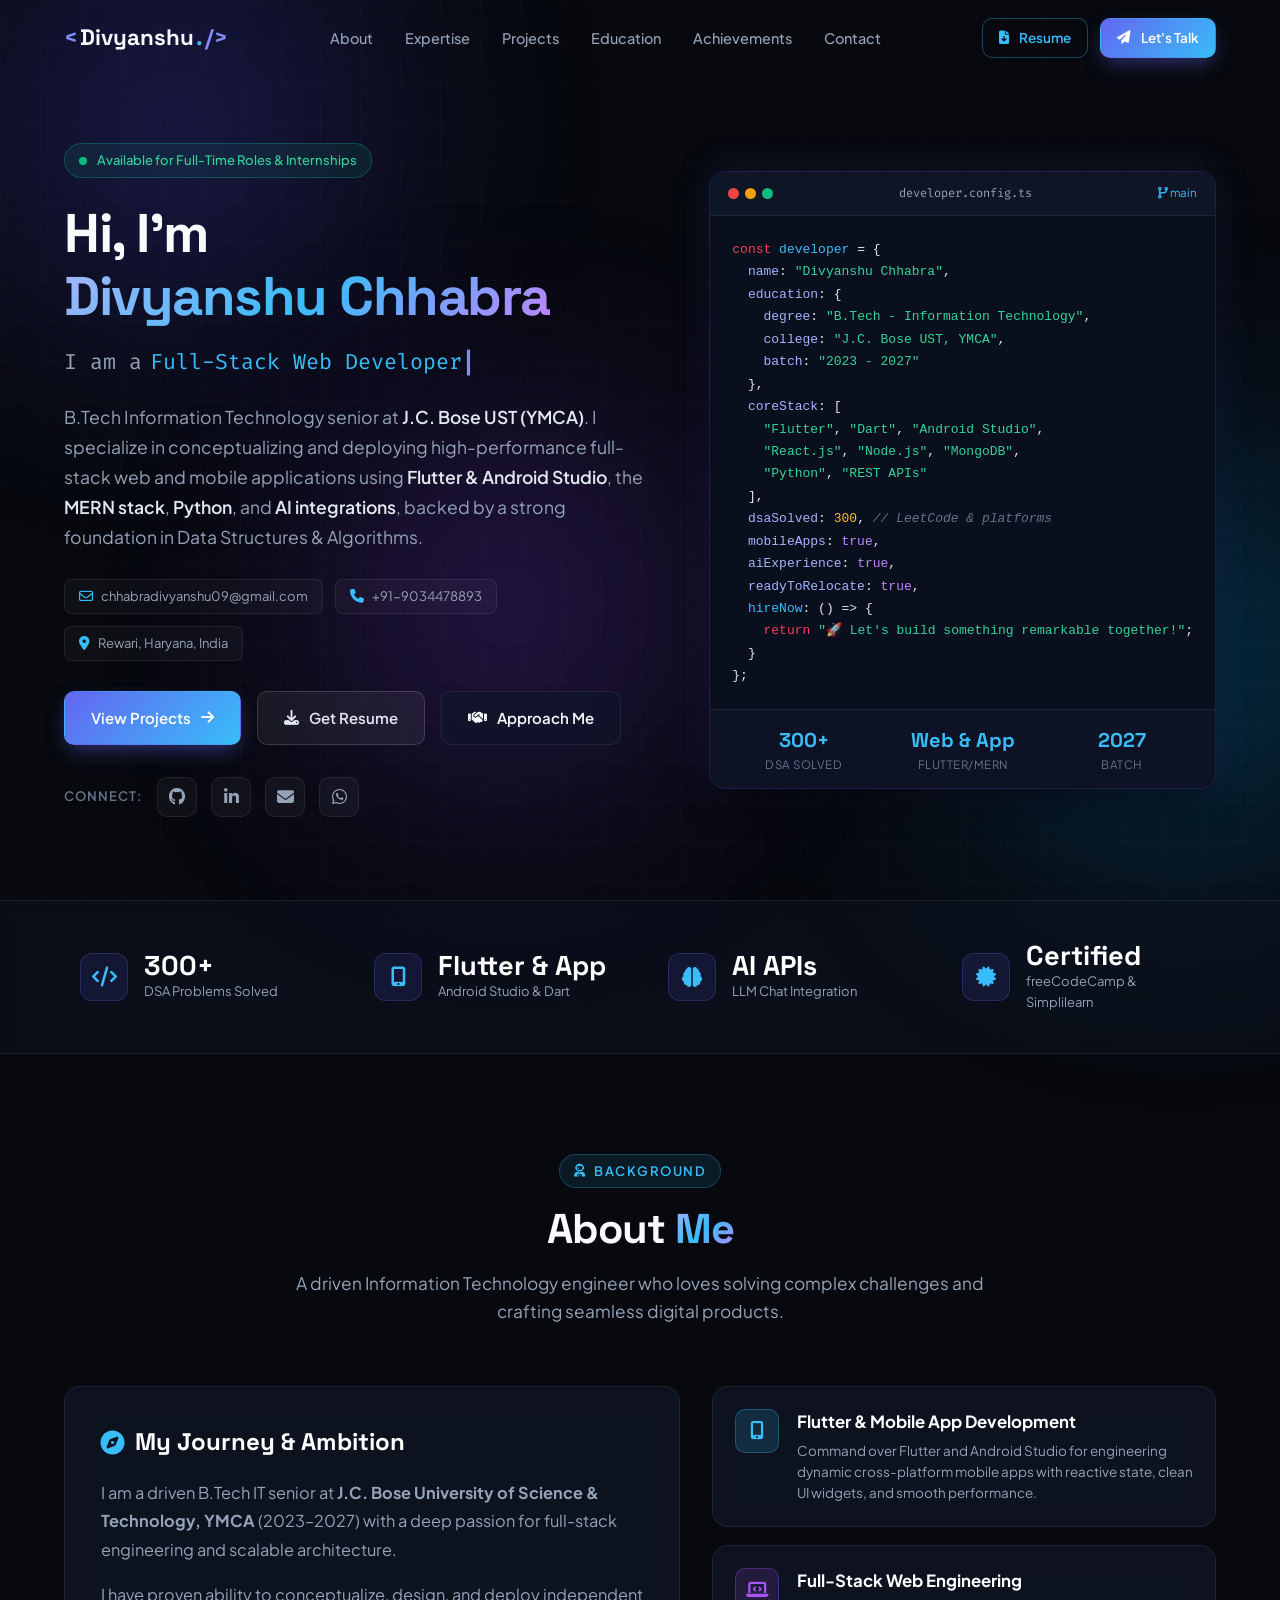
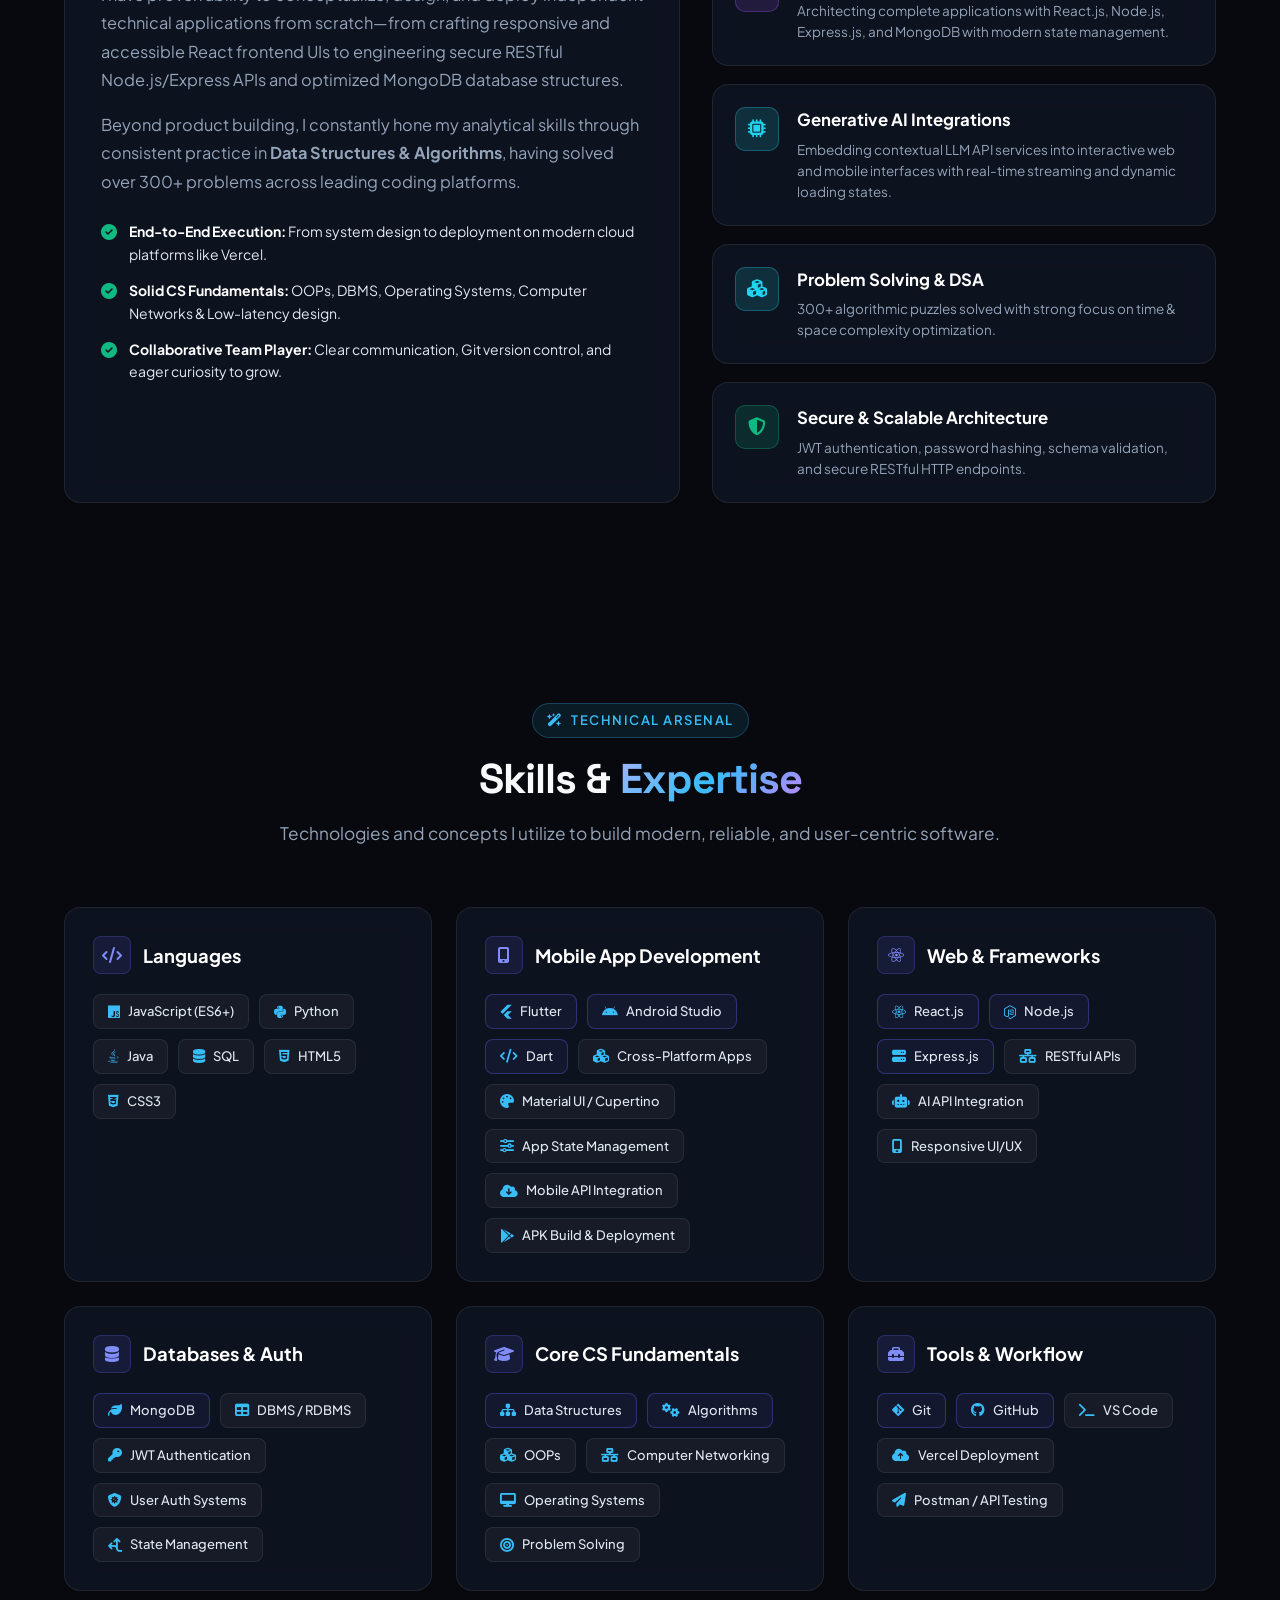
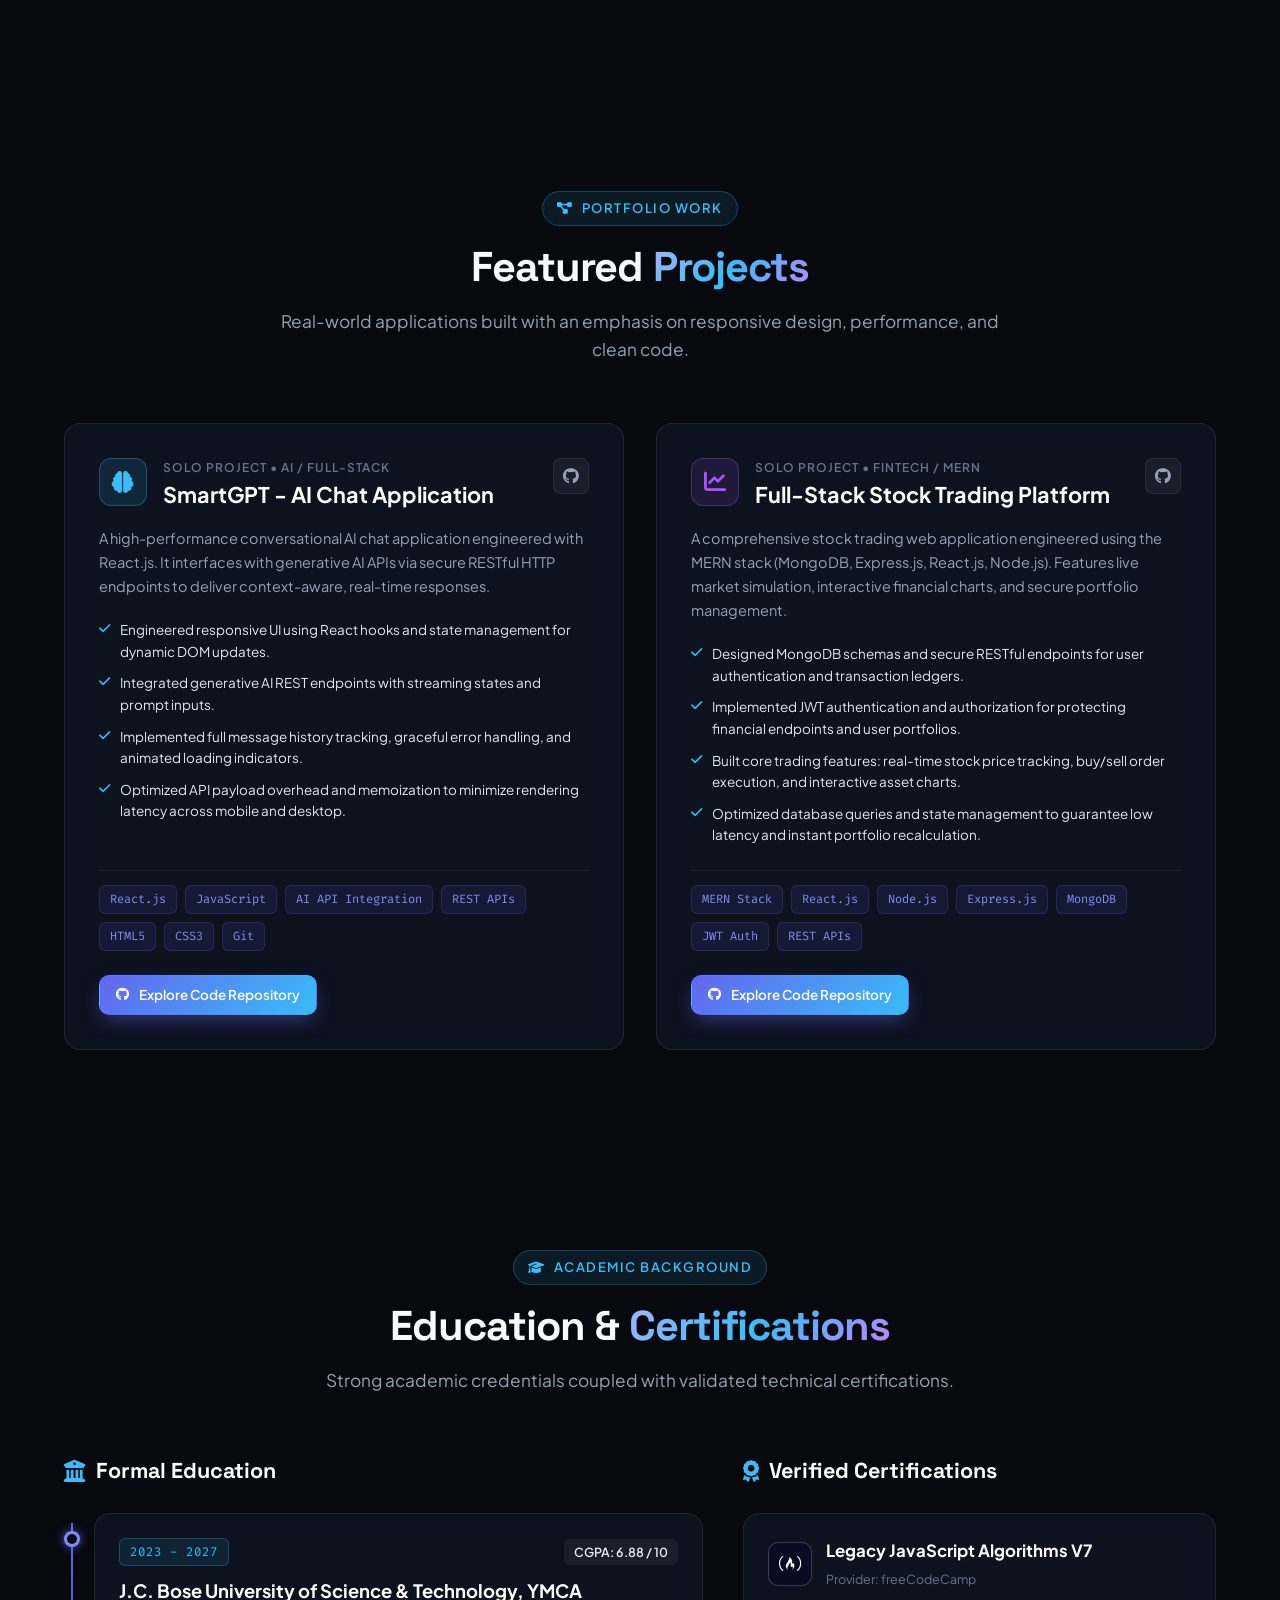
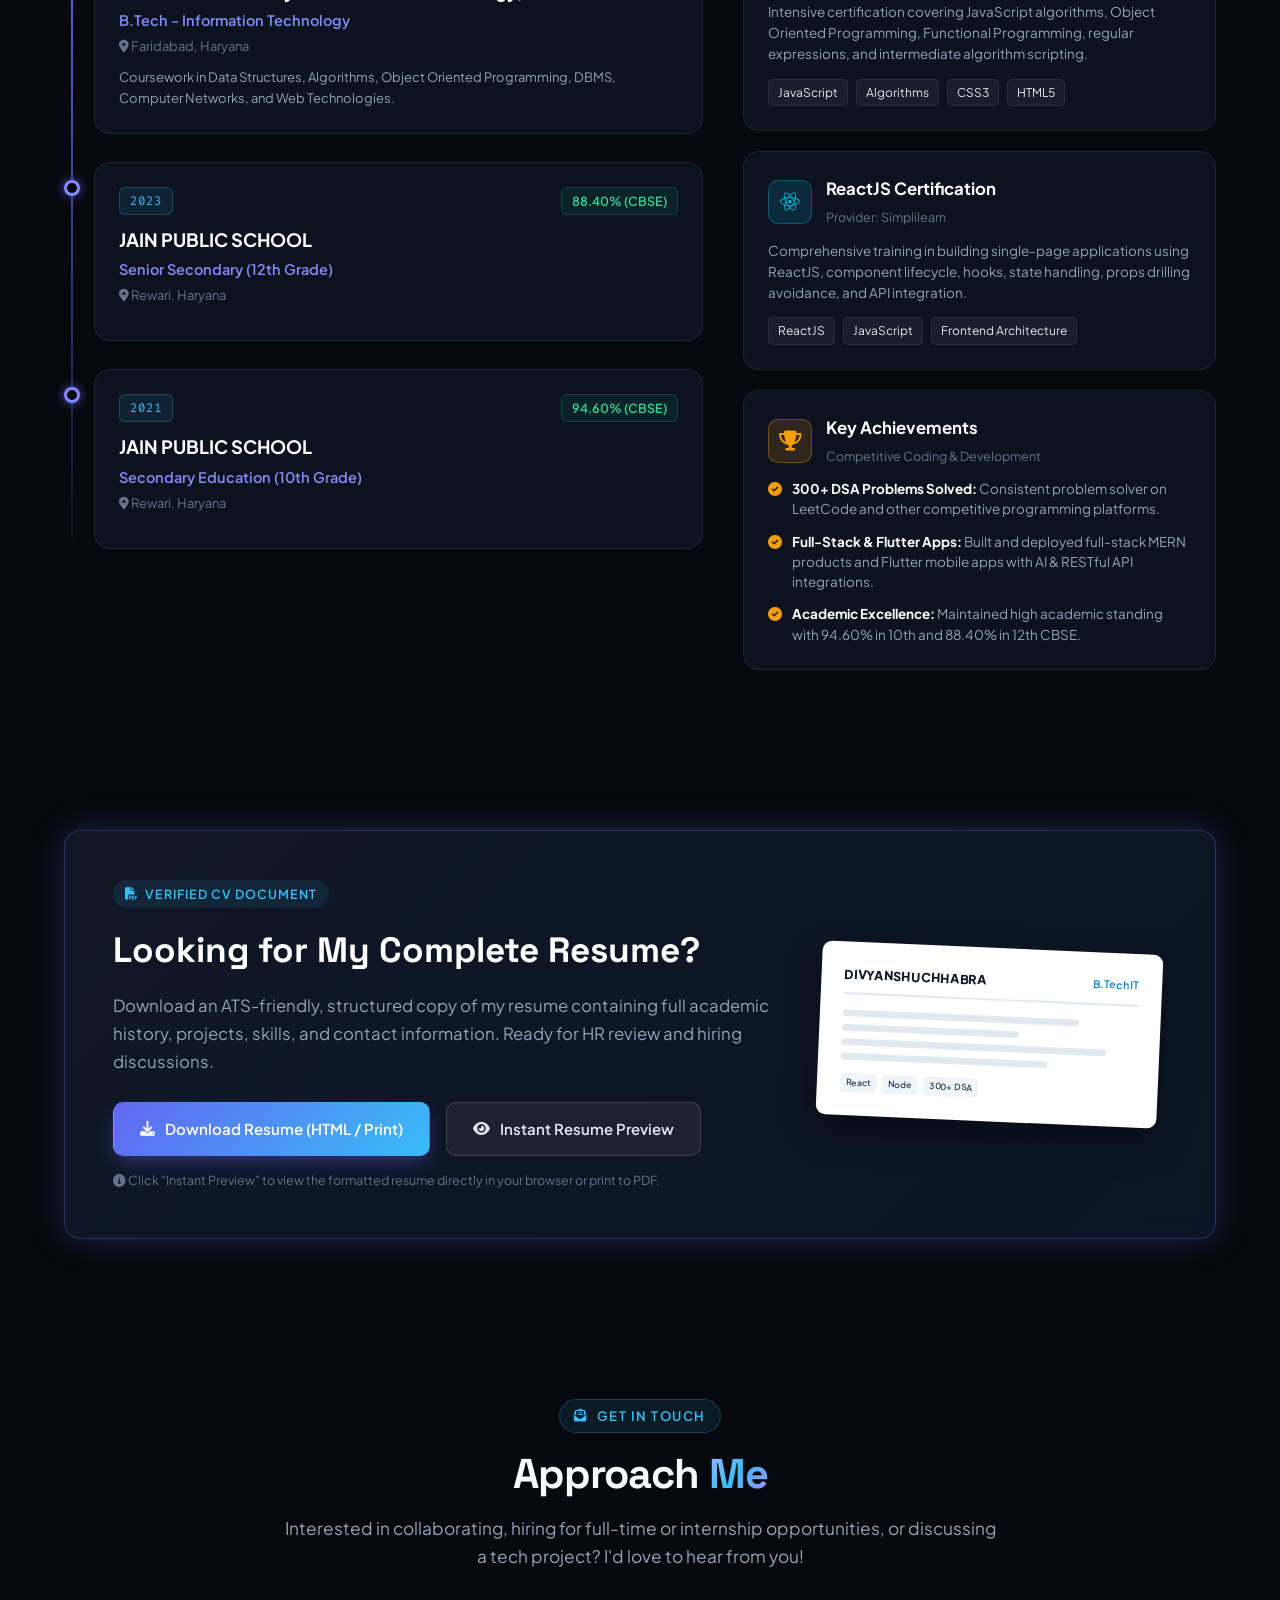
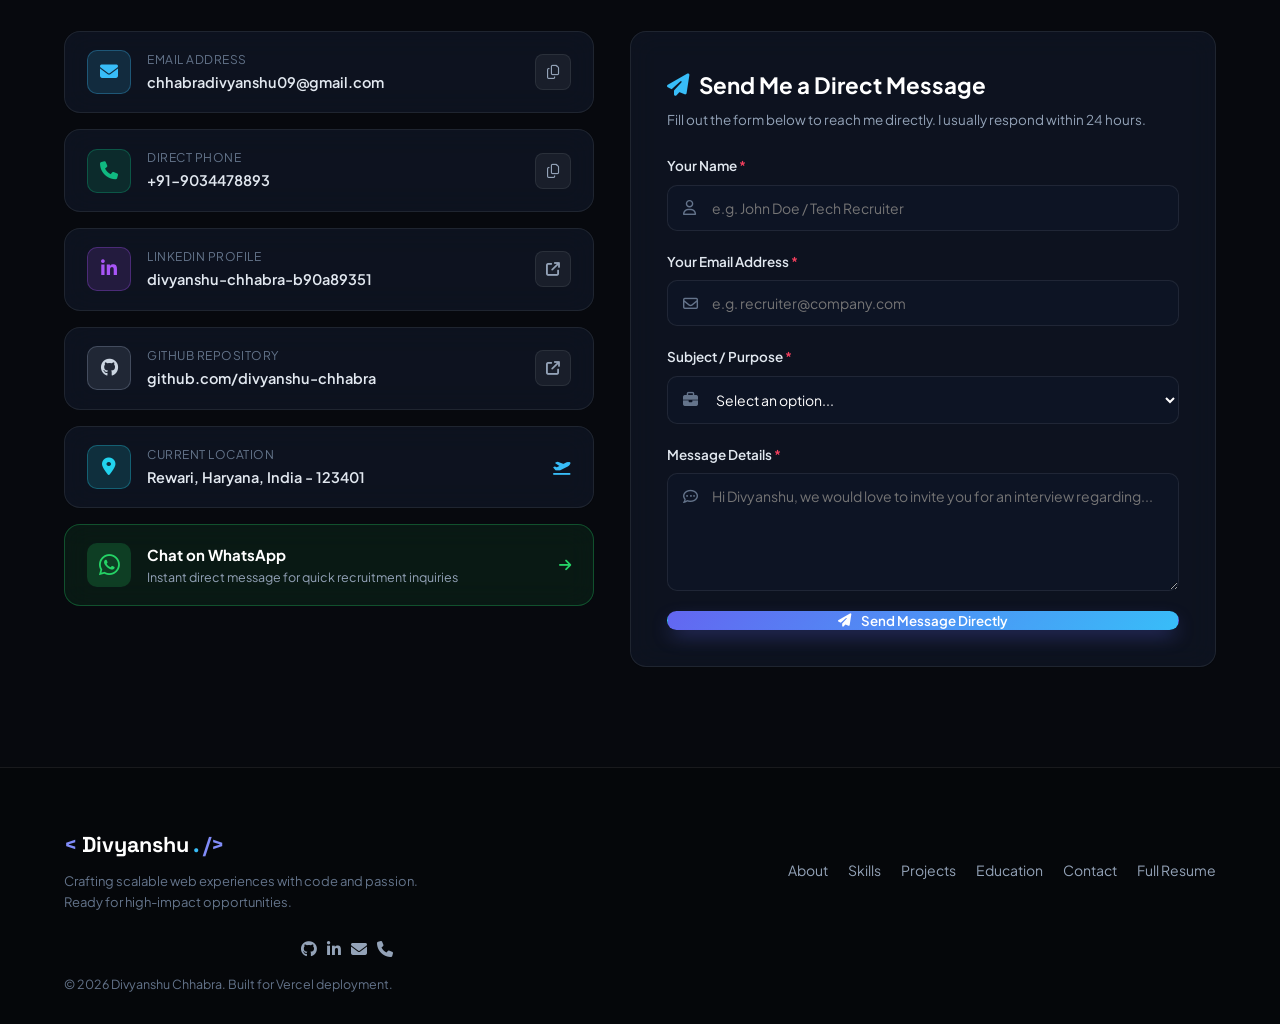
<file: index.html>
<!DOCTYPE html>
<html lang="en">
<head>
  <meta charset="UTF-8">
  <meta name="viewport" content="width=device-width, initial-scale=1.0">
  <title>Divyanshu Chhabra | Full-Stack & Flutter App Developer | B.Tech IT</title>
  
  <!-- SEO Meta Tags -->
  <meta name="description" content="Portfolio of Divyanshu Chhabra - B.Tech Information Technology student, Full-Stack Web & Mobile App Developer (Flutter, Android Studio, MERN Stack, Python), and DSA enthusiast with 300+ problems solved. Available for internships and software engineering roles.">
  <meta name="keywords" content="Divyanshu Chhabra, Full Stack Developer, Flutter Developer, Android Studio, Mobile App Development, MERN Stack, React.js, Node.js, Python, B.Tech IT, YMCA Faridabad, Portfolio, Software Engineer">
  <meta name="author" content="Divyanshu Chhabra">

  <!-- Open Graph / Social Sharing -->
  <meta property="og:type" content="website">
  <meta property="og:title" content="Divyanshu Chhabra | Full-Stack & Flutter App Developer Portfolio">
  <meta property="og:description" content="B.Tech IT student skilled in Flutter, Android Studio, MERN stack, Python, and Data Structures. Explore projects, skills, and download my resume.">
  <meta property="og:url" content="https://divyanshu-chhabra.vercel.app">

  <!-- Favicon -->
  <link rel="icon" href="data:image/svg+xml,<svg xmlns=%22http://www.w3.org/2000/svg%22 viewBox=%220%22%200%22%20100%22%20100%22><text y=%22.9em%22 font-size=%2290%22>💻</text></svg>">

  <!-- Fonts & Icons -->
  <link rel="preconnect" href="https://fonts.googleapis.com">
  <link rel="preconnect" href="https://fonts.gstatic.com" crossorigin>
  <link href="https://fonts.googleapis.com/css2?family=Fira+Code:wght@400;500&family=Plus+Jakarta+Sans:wght@300;400;500;600;700;800&family=Space+Grotesk:wght@500;700&display=swap" rel="stylesheet">
  <link rel="stylesheet" href="https://cdnjs.cloudflare.com/ajax/libs/font-awesome/6.5.1/css/all.min.css" integrity="sha512-DTOQO9RWCH3ppGqcWaEA1BIZOC6xxalwEsw9c2QQeAIftl+Vegovlnee1c9QX4TctnWMn13TZye+giMm8e2LwA==" crossorigin="anonymous" referrerpolicy="no-referrer" />

  <link rel="stylesheet" href="style.css">
</head>
<body>

  <!-- Background Animated Ambient Gradients -->
  <div class="ambient-glow glow-1"></div>
  <div class="ambient-glow glow-2"></div>
  <div class="ambient-glow glow-3"></div>
  <div class="grid-overlay"></div>

  <!-- Navigation Bar -->
  <header class="navbar-wrapper" id="navbar">
    <nav class="nav-container">
      <a href="#hero" class="nav-logo" aria-label="Divyanshu Chhabra Homepage">
        <span class="logo-bracket">&lt;</span>
        <span class="logo-text">Divyanshu</span>
        <span class="logo-dot">.</span>
        <span class="logo-bracket">/&gt;</span>
      </a>

      <!-- Desktop Links -->
      <ul class="nav-links" id="nav-links">
        <li><a href="#about" class="nav-link">About</a></li>
        <li><a href="#skills" class="nav-link">Expertise</a></li>
        <li><a href="#projects" class="nav-link">Projects</a></li>
        <li><a href="#education" class="nav-link">Education</a></li>
        <li><a href="#achievements" class="nav-link">Achievements</a></li>
        <li><a href="#contact" class="nav-link">Contact</a></li>
      </ul>

      <!-- Action Buttons -->
      <div class="nav-actions">
        <a href="#resume-section" class="btn btn-outline btn-sm">
          <i class="fa-solid fa-file-arrow-down"></i>
          <span>Resume</span>
        </a>
        <a href="#contact" class="btn btn-primary btn-sm hire-btn">
          <i class="fa-solid fa-paper-plane"></i>
          <span>Let's Talk</span>
        </a>
        <!-- Mobile Toggle Button -->
        <button class="mobile-menu-btn" id="mobile-toggle" aria-label="Toggle navigation menu">
          <span class="bar"></span>
          <span class="bar"></span>
          <span class="bar"></span>
        </button>
      </div>
    </nav>
  </header>

  <main>
    <!-- Hero Section -->
    <section class="hero-section" id="hero">
      <div class="container hero-container">
        
        <div class="hero-content">
          <!-- Availability Pill -->
          <div class="status-pill">
            <span class="pulsing-dot"></span>
            <span>Available for Full-Time Roles & Internships</span>
          </div>

          <!-- Main Greeting -->
          <h1 class="hero-title">
            Hi, I'm <span class="gradient-text">Divyanshu Chhabra</span>
          </h1>

          <!-- Dynamic Typing Headline -->
          <div class="typewriter-wrapper">
            <span class="typewriter-prefix">I am a </span>
            <span class="typewriter-text" id="typewriter-output"></span>
            <span class="typewriter-cursor">|</span>
          </div>

          <!-- Hero Bio -->
          <p class="hero-description">
            B.Tech Information Technology senior at <strong>J.C. Bose UST (YMCA)</strong>. I specialize in conceptualizing and deploying high-performance full-stack web and mobile applications using <strong>Flutter &amp; Android Studio</strong>, the <strong>MERN stack</strong>, <strong>Python</strong>, and <strong>AI integrations</strong>, backed by a strong foundation in Data Structures &amp; Algorithms.
          </p>

          <!-- Contact Quick Info Badges -->
          <div class="quick-contact-row">
            <a href="mailto:chhabradivyanshu09@gmail.com" class="quick-badge" title="Send Email">
              <i class="fa-regular fa-envelope"></i>
              <span>chhabradivyanshu09@gmail.com</span>
            </a>
            <a href="tel:+919034478893" class="quick-badge" title="Call Divyanshu">
              <i class="fa-solid fa-phone"></i>
              <span>+91-9034478893</span>
            </a>
            <span class="quick-badge location-badge" title="Location">
              <i class="fa-solid fa-location-dot"></i>
              <span>Rewari, Haryana, India</span>
            </span>
          </div>

          <!-- Hero CTAs -->
          <div class="hero-cta-group">
            <a href="#projects" class="btn btn-primary btn-lg">
              <span>View Projects</span>
              <i class="fa-solid fa-arrow-right"></i>
            </a>
            <a href="#resume-section" class="btn btn-secondary btn-lg">
              <i class="fa-solid fa-download"></i>
              <span>Get Resume</span>
            </a>
            <a href="#contact" class="btn btn-glass btn-lg">
              <i class="fa-solid fa-handshake"></i>
              <span>Approach Me</span>
            </a>
          </div>

          <!-- Social Links Row -->
          <div class="social-links-bar">
            <span class="social-label">Connect:</span>
            <a href="https://github.com/divyanshu-chhabra" target="_blank" rel="noopener noreferrer" class="social-icon" aria-label="GitHub Profile">
              <i class="fa-brands fa-github"></i>
            </a>
            <a href="https://www.linkedin.com/in/divyanshu-chhabra-b90a89351" target="_blank" rel="noopener noreferrer" class="social-icon" aria-label="LinkedIn Profile">
              <i class="fa-brands fa-linkedin-in"></i>
            </a>
            <a href="mailto:chhabradivyanshu09@gmail.com" class="social-icon" aria-label="Direct Email">
              <i class="fa-solid fa-envelope"></i>
            </a>
            <a href="https://wa.me/919034478893?text=Hi%20Divyanshu,%20I%20saw%20your%20portfolio%20and%20would%20like%20to%20connect!" target="_blank" rel="noopener noreferrer" class="social-icon" aria-label="WhatsApp Chat">
              <i class="fa-brands fa-whatsapp"></i>
            </a>
          </div>
        </div>

        <!-- Hero Interactive Visual Card -->
        <div class="hero-visual">
          <div class="code-card glass-card">
            <div class="code-card-header">
              <div class="window-buttons">
                <span class="win-btn win-close"></span>
                <span class="win-btn win-minimize"></span>
                <span class="win-btn win-expand"></span>
              </div>
              <span class="code-file-name">developer.config.ts</span>
              <span class="code-branch"><i class="fa-solid fa-code-branch"></i> main</span>
            </div>
            <div class="code-card-body">
              <pre><code><span class="token-keyword">const</span> <span class="token-var">developer</span> = {
  <span class="token-prop">name</span>: <span class="token-string">"Divyanshu Chhabra"</span>,
  <span class="token-prop">education</span>: {
    <span class="token-prop">degree</span>: <span class="token-string">"B.Tech - Information Technology"</span>,
    <span class="token-prop">college</span>: <span class="token-string">"J.C. Bose UST, YMCA"</span>,
    <span class="token-prop">batch</span>: <span class="token-string">"2023 - 2027"</span>
  },
  <span class="token-prop">coreStack</span>: [
    <span class="token-string">"Flutter"</span>, <span class="token-string">"Dart"</span>, <span class="token-string">"Android Studio"</span>,
    <span class="token-string">"React.js"</span>, <span class="token-string">"Node.js"</span>, <span class="token-string">"MongoDB"</span>,
    <span class="token-string">"Python"</span>, <span class="token-string">"REST APIs"</span>
  ],
  <span class="token-prop">dsaSolved</span>: <span class="token-number">300</span>, <span class="token-comment">// LeetCode & platforms</span>
  <span class="token-prop">mobileApps</span>: <span class="token-boolean">true</span>,
  <span class="token-prop">aiExperience</span>: <span class="token-boolean">true</span>,
  <span class="token-prop">readyToRelocate</span>: <span class="token-boolean">true</span>,
  <span class="token-function">hireNow</span>: () => {
    <span class="token-keyword">return</span> <span class="token-string">"🚀 Let's build something remarkable together!"</span>;
  }
};</code></pre>
            </div>
            <div class="code-card-footer">
              <div class="stats-mini-grid">
                <div class="stat-mini">
                  <span class="stat-val">300+</span>
                  <span class="stat-lbl">DSA Solved</span>
                </div>
                <div class="stat-mini">
                  <span class="stat-val">Web &amp; App</span>
                  <span class="stat-lbl">Flutter/MERN</span>
                </div>
                <div class="stat-mini">
                  <span class="stat-val">2027</span>
                  <span class="stat-lbl">Batch</span>
                </div>
              </div>
            </div>
          </div>
        </div>

      </div>
    </section>

    <!-- Key Metrics Counter Ribbon -->
    <section class="metrics-ribbon">
      <div class="container">
        <div class="metrics-grid">
          <div class="metric-box">
            <div class="metric-icon"><i class="fa-solid fa-code"></i></div>
            <div class="metric-content">
              <h3 class="metric-number">300+</h3>
              <p class="metric-text">DSA Problems Solved</p>
            </div>
          </div>
          <div class="metric-box">
            <div class="metric-icon"><i class="fa-solid fa-mobile-screen-button"></i></div>
            <div class="metric-content">
              <h3 class="metric-number">Flutter &amp; App</h3>
              <p class="metric-text">Android Studio &amp; Dart</p>
            </div>
          </div>
          <div class="metric-box">
            <div class="metric-icon"><i class="fa-solid fa-brain"></i></div>
            <div class="metric-content">
              <h3 class="metric-number">AI APIs</h3>
              <p class="metric-text">LLM Chat Integration</p>
            </div>
          </div>
          <div class="metric-box">
            <div class="metric-icon"><i class="fa-solid fa-certificate"></i></div>
            <div class="metric-content">
              <h3 class="metric-number">Certified</h3>
              <p class="metric-text">freeCodeCamp &amp; Simplilearn</p>
            </div>
          </div>
        </div>
      </div>
    </section>

    <!-- About Section -->
    <section class="section about-section" id="about">
      <div class="container">
        <div class="section-header">
          <span class="section-tag"><i class="fa-solid fa-user-astronaut"></i> Background</span>
          <h2 class="section-title">About <span class="gradient-text">Me</span></h2>
          <p class="section-subtitle">A driven Information Technology engineer who loves solving complex challenges and crafting seamless digital products.</p>
        </div>

        <div class="about-grid">
          <!-- Left Bio Card -->
          <div class="about-card glass-card">
            <h3 class="about-card-title"><i class="fa-solid fa-compass"></i> My Journey &amp; Ambition</h3>
            <p class="about-text">
              I am a driven B.Tech IT senior at <strong>J.C. Bose University of Science &amp; Technology, YMCA</strong> (2023–2027) with a deep passion for full-stack engineering and scalable architecture.
            </p>
            <p class="about-text">
              I have proven ability to conceptualize, design, and deploy independent technical applications from scratch—from crafting responsive and accessible React frontend UIs to engineering secure RESTful Node.js/Express APIs and optimized MongoDB database structures.
            </p>
            <p class="about-text">
              Beyond product building, I constantly hone my analytical skills through consistent practice in <strong>Data Structures &amp; Algorithms</strong>, having solved over 300+ problems across leading coding platforms.
            </p>

            <div class="about-highlights">
              <div class="highlight-item">
                <i class="fa-solid fa-circle-check"></i>
                <div>
                  <strong>End-to-End Execution:</strong>
                  <span>From system design to deployment on modern cloud platforms like Vercel.</span>
                </div>
              </div>
              <div class="highlight-item">
                <i class="fa-solid fa-circle-check"></i>
                <div>
                  <strong>Solid CS Fundamentals:</strong>
                  <span>OOPs, DBMS, Operating Systems, Computer Networks &amp; Low-latency design.</span>
                </div>
              </div>
              <div class="highlight-item">
                <i class="fa-solid fa-circle-check"></i>
                <div>
                  <strong>Collaborative Team Player:</strong>
                  <span>Clear communication, Git version control, and eager curiosity to grow.</span>
                </div>
              </div>
            </div>
          </div>

          <!-- Right Pillars -->
          <div class="about-pillars">
            <div class="pillar-card glass-card">
              <div class="pillar-icon bg-blue"><i class="fa-solid fa-mobile-screen-button"></i></div>
              <div class="pillar-info">
                <h4>Flutter &amp; Mobile App Development</h4>
                <p>Command over Flutter and Android Studio for engineering dynamic cross-platform mobile apps with reactive state, clean UI widgets, and smooth performance.</p>
              </div>
            </div>

            <div class="pillar-card glass-card">
              <div class="pillar-icon bg-purple"><i class="fa-solid fa-laptop-code"></i></div>
              <div class="pillar-info">
                <h4>Full-Stack Web Engineering</h4>
                <p>Architecting complete applications with React.js, Node.js, Express.js, and MongoDB with modern state management.</p>
              </div>
            </div>

            <div class="pillar-card glass-card">
              <div class="pillar-icon bg-cyan"><i class="fa-solid fa-microchip"></i></div>
              <div class="pillar-info">
                <h4>Generative AI Integrations</h4>
                <p>Embedding contextual LLM API services into interactive web and mobile interfaces with real-time streaming and dynamic loading states.</p>
              </div>
            </div>

            <div class="pillar-card glass-card">
              <div class="pillar-icon bg-cyan"><i class="fa-solid fa-cubes"></i></div>
              <div class="pillar-info">
                <h4>Problem Solving &amp; DSA</h4>
                <p>300+ algorithmic puzzles solved with strong focus on time &amp; space complexity optimization.</p>
              </div>
            </div>

            <div class="pillar-card glass-card">
              <div class="pillar-icon bg-green"><i class="fa-solid fa-shield-halved"></i></div>
              <div class="pillar-info">
                <h4>Secure &amp; Scalable Architecture</h4>
                <p>JWT authentication, password hashing, schema validation, and secure RESTful HTTP endpoints.</p>
              </div>
            </div>
          </div>
        </div>
      </div>
    </section>

    <!-- Key Expertise / Skills Section -->
    <section class="section skills-section" id="skills">
      <div class="container">
        <div class="section-header">
          <span class="section-tag"><i class="fa-solid fa-wand-magic-sparkles"></i> Technical Arsenal</span>
          <h2 class="section-title">Skills &amp; <span class="gradient-text">Expertise</span></h2>
          <p class="section-subtitle">Technologies and concepts I utilize to build modern, reliable, and user-centric software.</p>
        </div>

        <div class="skills-categories-grid">
          
          <!-- Programming Languages -->
          <div class="skill-category-card glass-card">
            <div class="category-header">
              <div class="cat-icon"><i class="fa-solid fa-code"></i></div>
              <h3>Languages</h3>
            </div>
            <div class="skills-tags">
              <span class="skill-badge"><i class="fa-brands fa-js"></i> JavaScript (ES6+)</span>
              <span class="skill-badge"><i class="fa-brands fa-python"></i> Python</span>
              <span class="skill-badge"><i class="fa-brands fa-java"></i> Java</span>
              <span class="skill-badge"><i class="fa-solid fa-database"></i> SQL</span>
              <span class="skill-badge"><i class="fa-brands fa-html5"></i> HTML5</span>
              <span class="skill-badge"><i class="fa-brands fa-css3-alt"></i> CSS3</span>
            </div>
          </div>

          <!-- Mobile App Development (Flutter & Android) -->
          <div class="skill-category-card glass-card">
            <div class="category-header">
              <div class="cat-icon"><i class="fa-solid fa-mobile-screen-button"></i></div>
              <h3>Mobile App Development</h3>
            </div>
            <div class="skills-tags">
              <span class="skill-badge highlight"><i class="fa-brands fa-flutter"></i> Flutter</span>
              <span class="skill-badge highlight"><i class="fa-brands fa-android"></i> Android Studio</span>
              <span class="skill-badge highlight"><i class="fa-solid fa-code"></i> Dart</span>
              <span class="skill-badge"><i class="fa-solid fa-cubes"></i> Cross-Platform Apps</span>
              <span class="skill-badge"><i class="fa-solid fa-palette"></i> Material UI / Cupertino</span>
              <span class="skill-badge"><i class="fa-solid fa-sliders"></i> App State Management</span>
              <span class="skill-badge"><i class="fa-solid fa-cloud-arrow-down"></i> Mobile API Integration</span>
              <span class="skill-badge"><i class="fa-brands fa-google-play"></i> APK Build &amp; Deployment</span>
            </div>
          </div>

          <!-- Web & Frameworks -->
          <div class="skill-category-card glass-card">
            <div class="category-header">
              <div class="cat-icon"><i class="fa-brands fa-react"></i></div>
              <h3>Web &amp; Frameworks</h3>
            </div>
            <div class="skills-tags">
              <span class="skill-badge highlight"><i class="fa-brands fa-react"></i> React.js</span>
              <span class="skill-badge highlight"><i class="fa-brands fa-node-js"></i> Node.js</span>
              <span class="skill-badge highlight"><i class="fa-solid fa-server"></i> Express.js</span>
              <span class="skill-badge"><i class="fa-solid fa-network-wired"></i> RESTful APIs</span>
              <span class="skill-badge"><i class="fa-solid fa-robot"></i> AI API Integration</span>
              <span class="skill-badge"><i class="fa-solid fa-mobile-screen"></i> Responsive UI/UX</span>
            </div>
          </div>

          <!-- Database & Backend Tools -->
          <div class="skill-category-card glass-card">
            <div class="category-header">
              <div class="cat-icon"><i class="fa-solid fa-database"></i></div>
              <h3>Databases &amp; Auth</h3>
            </div>
            <div class="skills-tags">
              <span class="skill-badge highlight"><i class="fa-solid fa-leaf"></i> MongoDB</span>
              <span class="skill-badge"><i class="fa-solid fa-table"></i> DBMS / RDBMS</span>
              <span class="skill-badge"><i class="fa-solid fa-key"></i> JWT Authentication</span>
              <span class="skill-badge"><i class="fa-solid fa-shield-virus"></i> User Auth Systems</span>
              <span class="skill-badge"><i class="fa-solid fa-arrows-split-up-and-left"></i> State Management</span>
            </div>
          </div>

          <!-- Computer Science Fundamentals -->
          <div class="skill-category-card glass-card">
            <div class="category-header">
              <div class="cat-icon"><i class="fa-solid fa-graduation-cap"></i></div>
              <h3>Core CS Fundamentals</h3>
            </div>
            <div class="skills-tags">
              <span class="skill-badge highlight"><i class="fa-solid fa-sitemap"></i> Data Structures</span>
              <span class="skill-badge highlight"><i class="fa-solid fa-gears"></i> Algorithms</span>
              <span class="skill-badge"><i class="fa-solid fa-cubes"></i> OOPs</span>
              <span class="skill-badge"><i class="fa-solid fa-network-wired"></i> Computer Networking</span>
              <span class="skill-badge"><i class="fa-solid fa-desktop"></i> Operating Systems</span>
              <span class="skill-badge"><i class="fa-solid fa-bullseye"></i> Problem Solving</span>
            </div>
          </div>

          <!-- Developer Tools & Workflow -->
          <div class="skill-category-card glass-card">
            <div class="category-header">
              <div class="cat-icon"><i class="fa-solid fa-toolbox"></i></div>
              <h3>Tools &amp; Workflow</h3>
            </div>
            <div class="skills-tags">
              <span class="skill-badge highlight"><i class="fa-brands fa-git-alt"></i> Git</span>
              <span class="skill-badge highlight"><i class="fa-brands fa-github"></i> GitHub</span>
              <span class="skill-badge"><i class="fa-solid fa-terminal"></i> VS Code</span>
              <span class="skill-badge"><i class="fa-solid fa-cloud-arrow-up"></i> Vercel Deployment</span>
              <span class="skill-badge"><i class="fa-solid fa-paper-plane"></i> Postman / API Testing</span>
            </div>
          </div>

        </div>
      </div>
    </section>

    <!-- Projects Section -->
    <section class="section projects-section" id="projects">
      <div class="container">
        <div class="section-header">
          <span class="section-tag"><i class="fa-solid fa-diagram-project"></i> Portfolio Work</span>
          <h2 class="section-title">Featured <span class="gradient-text">Projects</span></h2>
          <p class="section-subtitle">Real-world applications built with an emphasis on responsive design, performance, and clean code.</p>
        </div>

        <div class="projects-grid">
          
          <!-- Project 1: SmartGPT -->
          <article class="project-card glass-card">
            <div class="project-header">
              <div class="project-icon-box">
                <i class="fa-solid fa-brain"></i>
              </div>
              <div class="project-meta">
                <span class="project-type">Solo Project • AI / Full-Stack</span>
                <h3 class="project-title">SmartGPT - AI Chat Application</h3>
              </div>
              <div class="project-links">
                <a href="https://github.com/divyanshu-chhabra/SmartGPT.git" target="_blank" rel="noopener noreferrer" class="link-btn" title="View GitHub Source Code">
                  <i class="fa-brands fa-github"></i>
                </a>
              </div>
            </div>

            <p class="project-description">
              A high-performance conversational AI chat application engineered with React.js. It interfaces with generative AI APIs via secure RESTful HTTP endpoints to deliver context-aware, real-time responses.
            </p>

            <div class="project-highlights-list">
              <div class="proj-feat">
                <i class="fa-solid fa-check"></i>
                <span>Engineered responsive UI using React hooks and state management for dynamic DOM updates.</span>
              </div>
              <div class="proj-feat">
                <i class="fa-solid fa-check"></i>
                <span>Integrated generative AI REST endpoints with streaming states and prompt inputs.</span>
              </div>
              <div class="proj-feat">
                <i class="fa-solid fa-check"></i>
                <span>Implemented full message history tracking, graceful error handling, and animated loading indicators.</span>
              </div>
              <div class="proj-feat">
                <i class="fa-solid fa-check"></i>
                <span>Optimized API payload overhead and memoization to minimize rendering latency across mobile and desktop.</span>
              </div>
            </div>

            <div class="project-stack">
              <span class="tech-pill">React.js</span>
              <span class="tech-pill">JavaScript</span>
              <span class="tech-pill">AI API Integration</span>
              <span class="tech-pill">REST APIs</span>
              <span class="tech-pill">HTML5</span>
              <span class="tech-pill">CSS3</span>
              <span class="tech-pill">Git</span>
            </div>

            <div class="project-actions">
              <a href="https://github.com/divyanshu-chhabra/SmartGPT.git" target="_blank" rel="noopener noreferrer" class="btn btn-primary btn-sm">
                <i class="fa-brands fa-github"></i>
                <span>Explore Code Repository</span>
              </a>
            </div>
          </article>

          <!-- Project 2: Stock Trading Platform -->
          <article class="project-card glass-card">
            <div class="project-header">
              <div class="project-icon-box bg-purple-glow">
                <i class="fa-solid fa-chart-line"></i>
              </div>
              <div class="project-meta">
                <span class="project-type">Solo Project • FinTech / MERN</span>
                <h3 class="project-title">Full-Stack Stock Trading Platform</h3>
              </div>
              <div class="project-links">
                <a href="https://github.com/divyanshu-chhabra/stock-trading-platform.git" target="_blank" rel="noopener noreferrer" class="link-btn" title="View GitHub Source Code">
                  <i class="fa-brands fa-github"></i>
                </a>
              </div>
            </div>

            <p class="project-description">
              A comprehensive stock trading web application engineered using the MERN stack (MongoDB, Express.js, React.js, Node.js). Features live market simulation, interactive financial charts, and secure portfolio management.
            </p>

            <div class="project-highlights-list">
              <div class="proj-feat">
                <i class="fa-solid fa-check"></i>
                <span>Designed MongoDB schemas and secure RESTful endpoints for user authentication and transaction ledgers.</span>
              </div>
              <div class="proj-feat">
                <i class="fa-solid fa-check"></i>
                <span>Implemented JWT authentication and authorization for protecting financial endpoints and user portfolios.</span>
              </div>
              <div class="proj-feat">
                <i class="fa-solid fa-check"></i>
                <span>Built core trading features: real-time stock price tracking, buy/sell order execution, and interactive asset charts.</span>
              </div>
              <div class="proj-feat">
                <i class="fa-solid fa-check"></i>
                <span>Optimized database queries and state management to guarantee low latency and instant portfolio recalculation.</span>
              </div>
            </div>

            <div class="project-stack">
              <span class="tech-pill">MERN Stack</span>
              <span class="tech-pill">React.js</span>
              <span class="tech-pill">Node.js</span>
              <span class="tech-pill">Express.js</span>
              <span class="tech-pill">MongoDB</span>
              <span class="tech-pill">JWT Auth</span>
              <span class="tech-pill">REST APIs</span>
            </div>

            <div class="project-actions">
              <a href="https://github.com/divyanshu-chhabra/stock-trading-platform.git" target="_blank" rel="noopener noreferrer" class="btn btn-primary btn-sm">
                <i class="fa-brands fa-github"></i>
                <span>Explore Code Repository</span>
              </a>
            </div>
          </article>

        </div>
      </div>
    </section>

    <!-- Education & Certifications Section -->
    <section class="section edu-section" id="education">
      <div class="container">
        <div class="section-header">
          <span class="section-tag"><i class="fa-solid fa-graduation-cap"></i> Academic Background</span>
          <h2 class="section-title">Education &amp; <span class="gradient-text">Certifications</span></h2>
          <p class="section-subtitle">Strong academic credentials coupled with validated technical certifications.</p>
        </div>

        <div class="edu-cert-layout">
          <!-- Education Timeline Column -->
          <div class="edu-column">
            <h3 class="col-title"><i class="fa-solid fa-building-columns"></i> Formal Education</h3>
            
            <div class="timeline">
              
              <!-- B.Tech -->
              <div class="timeline-item">
                <div class="timeline-marker"></div>
                <div class="timeline-card glass-card">
                  <div class="time-header">
                    <span class="timeline-badge">2023 - 2027</span>
                    <span class="score-badge">CGPA: 6.88 / 10</span>
                  </div>
                  <h4 class="institute-name">J.C. Bose University of Science &amp; Technology, YMCA</h4>
                  <p class="degree-title">B.Tech - Information Technology</p>
                  <p class="institute-loc"><i class="fa-solid fa-location-dot"></i> Faridabad, Haryana</p>
                  <p class="time-detail">Coursework in Data Structures, Algorithms, Object Oriented Programming, DBMS, Computer Networks, and Web Technologies.</p>
                </div>
              </div>

              <!-- 12th CBSE -->
              <div class="timeline-item">
                <div class="timeline-marker"></div>
                <div class="timeline-card glass-card">
                  <div class="time-header">
                    <span class="timeline-badge">2023</span>
                    <span class="score-badge highlight">88.40% (CBSE)</span>
                  </div>
                  <h4 class="institute-name">JAIN PUBLIC SCHOOL</h4>
                  <p class="degree-title">Senior Secondary (12th Grade)</p>
                  <p class="institute-loc"><i class="fa-solid fa-location-dot"></i> Rewari, Haryana</p>
                </div>
              </div>

              <!-- 10th CBSE -->
              <div class="timeline-item">
                <div class="timeline-marker"></div>
                <div class="timeline-card glass-card">
                  <div class="time-header">
                    <span class="timeline-badge">2021</span>
                    <span class="score-badge highlight">94.60% (CBSE)</span>
                  </div>
                  <h4 class="institute-name">JAIN PUBLIC SCHOOL</h4>
                  <p class="degree-title">Secondary Education (10th Grade)</p>
                  <p class="institute-loc"><i class="fa-solid fa-location-dot"></i> Rewari, Haryana</p>
                </div>
              </div>

            </div>
          </div>

          <!-- Certifications Column -->
          <div class="cert-column">
            <h3 class="col-title"><i class="fa-solid fa-award"></i> Verified Certifications</h3>
            
            <div class="cert-cards-wrapper">
              <!-- Cert 1 -->
              <div class="cert-card glass-card">
                <div class="cert-header">
                  <div class="cert-icon-box fcc-color">
                    <i class="fa-brands fa-free-code-camp"></i>
                  </div>
                  <div>
                    <h4 class="cert-name">Legacy JavaScript Algorithms V7</h4>
                    <span class="cert-provider">Provider: freeCodeCamp</span>
                  </div>
                </div>
                <p class="cert-desc">
                  Intensive certification covering JavaScript algorithms, Object Oriented Programming, Functional Programming, regular expressions, and intermediate algorithm scripting.
                </p>
                <div class="cert-tags">
                  <span class="tag">JavaScript</span>
                  <span class="tag">Algorithms</span>
                  <span class="tag">CSS3</span>
                  <span class="tag">HTML5</span>
                </div>
              </div>

              <!-- Cert 2 -->
              <div class="cert-card glass-card">
                <div class="cert-header">
                  <div class="cert-icon-box sim-color">
                    <i class="fa-brands fa-react"></i>
                  </div>
                  <div>
                    <h4 class="cert-name">ReactJS Certification</h4>
                    <span class="cert-provider">Provider: Simplilearn</span>
                  </div>
                </div>
                <p class="cert-desc">
                  Comprehensive training in building single-page applications using ReactJS, component lifecycle, hooks, state handling, props drilling avoidance, and API integration.
                </p>
                <div class="cert-tags">
                  <span class="tag">ReactJS</span>
                  <span class="tag">JavaScript</span>
                  <span class="tag">Frontend Architecture</span>
                </div>
              </div>

              <!-- Key Achievements Card -->
              <div class="cert-card glass-card achievements-box" id="achievements">
                <div class="cert-header">
                  <div class="cert-icon-box gold-color">
                    <i class="fa-solid fa-trophy"></i>
                  </div>
                  <div>
                    <h4 class="cert-name">Key Achievements</h4>
                    <span class="cert-provider">Competitive Coding &amp; Development</span>
                  </div>
                </div>
                <ul class="achieve-list">
                  <li>
                    <i class="fa-solid fa-check-circle"></i>
                    <span><strong>300+ DSA Problems Solved:</strong> Consistent problem solver on LeetCode and other competitive programming platforms.</span>
                  </li>
                  <li>
                    <i class="fa-solid fa-check-circle"></i>
                    <span><strong>Full-Stack &amp; Flutter Apps:</strong> Built and deployed full-stack MERN products and Flutter mobile apps with AI &amp; RESTful API integrations.</span>
                  </li>
                  <li>
                    <i class="fa-solid fa-check-circle"></i>
                    <span><strong>Academic Excellence:</strong> Maintained high academic standing with 94.60% in 10th and 88.40% in 12th CBSE.</span>
                  </li>
                </ul>
              </div>

            </div>
          </div>
        </div>

      </div>
    </section>

    <!-- Resume Download & Preview Banner Section -->
    <section class="section resume-section" id="resume-section">
      <div class="container">
        <div class="resume-cta-box glass-card">
          <div class="resume-cta-content">
            <span class="badge-pill"><i class="fa-solid fa-file-pdf"></i> Verified CV Document</span>
            <h2 class="resume-cta-title">Looking for My Complete Resume?</h2>
            <p class="resume-cta-text">
              Download an ATS-friendly, structured copy of my resume containing full academic history, projects, skills, and contact information. Ready for HR review and hiring discussions.
            </p>
            <div class="resume-btn-group">
              <a href="Divyanshu_Chhabra_Resume.html" download="Divyanshu_Chhabra_Resume.html" class="btn btn-primary btn-lg" id="download-resume-btn">
                <i class="fa-solid fa-download"></i>
                <span>Download Resume (HTML / Print)</span>
              </a>
              <button type="button" class="btn btn-secondary btn-lg" id="open-resume-preview-btn">
                <i class="fa-solid fa-eye"></i>
                <span>Instant Resume Preview</span>
              </button>
            </div>
            <p class="resume-note"><i class="fa-solid fa-circle-info"></i> Click "Instant Preview" to view the formatted resume directly in your browser or print to PDF.</p>
          </div>
          <div class="resume-cta-graphic">
            <div class="resume-preview-mini">
              <div class="mini-top-bar">
                <span class="mini-name">Divyanshu Chhabra</span>
                <span class="mini-tag">B.Tech IT</span>
              </div>
              <div class="mini-line w-80"></div>
              <div class="mini-line w-60"></div>
              <div class="mini-line w-90"></div>
              <div class="mini-line w-70"></div>
              <div class="mini-badge-row">
                <span class="mini-pill">React</span>
                <span class="mini-pill">Node</span>
                <span class="mini-pill">300+ DSA</span>
              </div>
            </div>
          </div>
        </div>
      </div>
    </section>

    <!-- Contact & Approach Me Section -->
    <section class="section contact-section" id="contact">
      <div class="container">
        <div class="section-header">
          <span class="section-tag"><i class="fa-solid fa-envelope-open-text"></i> Get In Touch</span>
          <h2 class="section-title">Approach <span class="gradient-text">Me</span></h2>
          <p class="section-subtitle">Interested in collaborating, hiring for full-time or internship opportunities, or discussing a tech project? I'd love to hear from you!</p>
        </div>

        <div class="contact-grid">
          
          <!-- Contact Info Cards -->
          <div class="contact-info-col">
            <div class="info-card glass-card">
              <div class="info-icon bg-blue"><i class="fa-solid fa-envelope"></i></div>
              <div class="info-details">
                <span class="info-label">Email Address</span>
                <a href="mailto:chhabradivyanshu09@gmail.com" class="info-val" id="email-text">chhabradivyanshu09@gmail.com</a>
              </div>
              <button class="copy-btn" id="copy-email-btn" title="Copy Email to Clipboard" aria-label="Copy Email">
                <i class="fa-regular fa-copy"></i>
              </button>
            </div>

            <div class="info-card glass-card">
              <div class="info-icon bg-green"><i class="fa-solid fa-phone"></i></div>
              <div class="info-details">
                <span class="info-label">Direct Phone</span>
                <a href="tel:+919034478893" class="info-val" id="phone-text">+91-9034478893</a>
              </div>
              <button class="copy-btn" id="copy-phone-btn" title="Copy Phone to Clipboard" aria-label="Copy Phone Number">
                <i class="fa-regular fa-copy"></i>
              </button>
            </div>

            <div class="info-card glass-card">
              <div class="info-icon bg-purple"><i class="fa-brands fa-linkedin-in"></i></div>
              <div class="info-details">
                <span class="info-label">LinkedIn Profile</span>
                <a href="https://www.linkedin.com/in/divyanshu-chhabra-b90a89351" target="_blank" rel="noopener noreferrer" class="info-val">
                  divyanshu-chhabra-b90a89351
                </a>
              </div>
              <a href="https://www.linkedin.com/in/divyanshu-chhabra-b90a89351" target="_blank" rel="noopener noreferrer" class="external-btn" title="Open LinkedIn" aria-label="Open LinkedIn Profile">
                <i class="fa-solid fa-arrow-up-right-from-square"></i>
              </a>
            </div>

            <div class="info-card glass-card">
              <div class="info-icon bg-slate"><i class="fa-brands fa-github"></i></div>
              <div class="info-details">
                <span class="info-label">GitHub Repository</span>
                <a href="https://github.com/divyanshu-chhabra" target="_blank" rel="noopener noreferrer" class="info-val">
                  github.com/divyanshu-chhabra
                </a>
              </div>
              <a href="https://github.com/divyanshu-chhabra" target="_blank" rel="noopener noreferrer" class="external-btn" title="Open GitHub" aria-label="Open GitHub Profile">
                <i class="fa-solid fa-arrow-up-right-from-square"></i>
              </a>
            </div>

            <div class="info-card glass-card">
              <div class="info-icon bg-cyan"><i class="fa-solid fa-location-dot"></i></div>
              <div class="info-details">
                <span class="info-label">Current Location</span>
                <span class="info-val">Rewari, Haryana, India - 123401</span>
              </div>
              <span class="status-indicator-mini" title="Open to relocation"><i class="fa-solid fa-plane-departure"></i></span>
            </div>

            <!-- WhatsApp Quick Connect -->
            <a href="https://wa.me/919034478893?text=Hi%20Divyanshu,%20I%20am%20interested%20in%20speaking%20with%20you%20regarding%20an%20opportunity." target="_blank" rel="noopener noreferrer" class="whatsapp-card glass-card">
              <div class="wa-icon"><i class="fa-brands fa-whatsapp"></i></div>
              <div>
                <strong>Chat on WhatsApp</strong>
                <p>Instant direct message for quick recruitment inquiries</p>
              </div>
              <i class="fa-solid fa-arrow-right wa-arrow"></i>
            </a>
          </div>

          <!-- Contact Form -->
          <div class="contact-form-col">
            <div class="form-wrapper glass-card">
              <h3 class="form-title"><i class="fa-solid fa-paper-plane"></i> Send Me a Direct Message</h3>
              <p class="form-subtitle">Fill out the form below to reach me directly. I usually respond within 24 hours.</p>

              <form id="contact-form" class="styled-form">
                <div class="form-group">
                  <label for="name">Your Name <span class="required">*</span></label>
                  <div class="input-with-icon">
                    <i class="fa-regular fa-user"></i>
                    <input type="text" id="name" name="name" placeholder="e.g. John Doe / Tech Recruiter" required>
                  </div>
                </div>

                <div class="form-group">
                  <label for="email">Your Email Address <span class="required">*</span></label>
                  <div class="input-with-icon">
                    <i class="fa-regular fa-envelope"></i>
                    <input type="email" id="email" name="email" placeholder="e.g. recruiter@company.com" required>
                  </div>
                </div>

                <div class="form-group">
                  <label for="subject">Subject / Purpose <span class="required">*</span></label>
                  <div class="input-with-icon">
                    <i class="fa-solid fa-briefcase"></i>
                    <select id="subject" name="subject" required>
                      <option value="" disabled selected>Select an option...</option>
                      <option value="Mobile App (Flutter) Project">Mobile App (Flutter) Development</option>
                      <option value="Full-Stack Web Development">Full-Stack Web Development (MERN)</option>
                      <option value="Internship Opportunity">Internship Opportunity</option>
                      <option value="Full-Time SDE Role">Full-Time Software Engineer Role</option>
                      <option value="Freelance / Project Collaboration">Project Collaboration</option>
                      <option value="General Technical Inquiry">General Inquiry</option>
                    </select>
                  </div>
                </div>

                <div class="form-group">
                  <label for="message">Message Details <span class="required">*</span></label>
                  <div class="input-with-icon textarea-icon">
                    <i class="fa-regular fa-comment-dots"></i>
                    <textarea id="message" name="message" rows="5" placeholder="Hi Divyanshu, we would love to invite you for an interview regarding..." required></textarea>
                  </div>
                </div>

                <button type="submit" class="btn btn-primary btn-block" id="form-submit-btn">
                  <i class="fa-solid fa-paper-plane"></i>
                  <span>Send Message Directly</span>
                </button>
              </form>

              <!-- Form Success Feedback Alert -->
              <div class="form-alert hidden" id="form-alert">
                <i class="fa-solid fa-circle-check"></i>
                <div class="alert-content">
                  <strong>Message Prepared!</strong>
                  <p>Your default email client has been opened with your message. You can also contact me directly at <strong>chhabradivyanshu09@gmail.com</strong>.</p>
                </div>
              </div>
            </div>
          </div>

        </div>
      </div>
    </section>
  </main>

  <!-- Resume Interactive Modal -->
  <div class="modal-overlay hidden" id="resume-modal" role="dialog" aria-modal="true" aria-labelledby="modal-title">
    <div class="modal-card">
      <div class="modal-header">
        <div class="modal-title-wrapper">
          <i class="fa-solid fa-file-lines"></i>
          <h3 id="modal-title">Divyanshu Chhabra - Resume Preview</h3>
        </div>
        <div class="modal-actions">
          <a href="Divyanshu_Chhabra_Resume.html" download="Divyanshu_Chhabra_Resume.html" class="btn btn-primary btn-sm">
            <i class="fa-solid fa-download"></i>
            <span>Download</span>
          </a>
          <button class="modal-close-btn" id="modal-close" aria-label="Close modal">
            <i class="fa-solid fa-xmark"></i>
          </button>
        </div>
      </div>

      <div class="modal-body">
        <iframe src="Divyanshu_Chhabra_Resume.html" title="Resume Document" class="resume-iframe" id="resume-frame"></iframe>
      </div>
    </div>
  </div>

  <!-- Toast Notification Notification -->
  <div class="toast-notification hidden" id="toast">
    <i class="fa-solid fa-check"></i>
    <span id="toast-message">Copied to clipboard!</span>
  </div>

  <!-- Footer -->
  <footer class="footer-section">
    <div class="container footer-container">
      <div class="footer-left">
        <a href="#hero" class="footer-logo">
          <span class="logo-bracket">&lt;</span>
          <span class="logo-text">Divyanshu</span>
          <span class="logo-dot">.</span>
          <span class="logo-bracket">/&gt;</span>
        </a>
        <p class="footer-tagline">Crafting scalable web experiences with code and passion. Ready for high-impact opportunities.</p>
      </div>

      <div class="footer-links">
        <a href="#about">About</a>
        <a href="#skills">Skills</a>
        <a href="#projects">Projects</a>
        <a href="#education">Education</a>
        <a href="#contact">Contact</a>
        <a href="Divyanshu_Chhabra_Resume.html" target="_blank">Full Resume</a>
      </div>

      <div class="footer-right">
        <div class="footer-socials">
          <a href="https://github.com/divyanshu-chhabra" target="_blank" rel="noopener noreferrer" aria-label="GitHub"><i class="fa-brands fa-github"></i></a>
          <a href="https://www.linkedin.com/in/divyanshu-chhabra-b90a89351" target="_blank" rel="noopener noreferrer" aria-label="LinkedIn"><i class="fa-brands fa-linkedin-in"></i></a>
          <a href="mailto:chhabradivyanshu09@gmail.com" aria-label="Email"><i class="fa-solid fa-envelope"></i></a>
          <a href="tel:+919034478893" aria-label="Phone"><i class="fa-solid fa-phone"></i></a>
        </div>
        <p class="copyright">&copy; <span id="current-year">2026</span> Divyanshu Chhabra. Built for Vercel deployment.</p>
      </div>
    </div>
  </footer>

  <!-- Scripts -->
  <script src="script.js"></script>
</body>
</html>
</file>
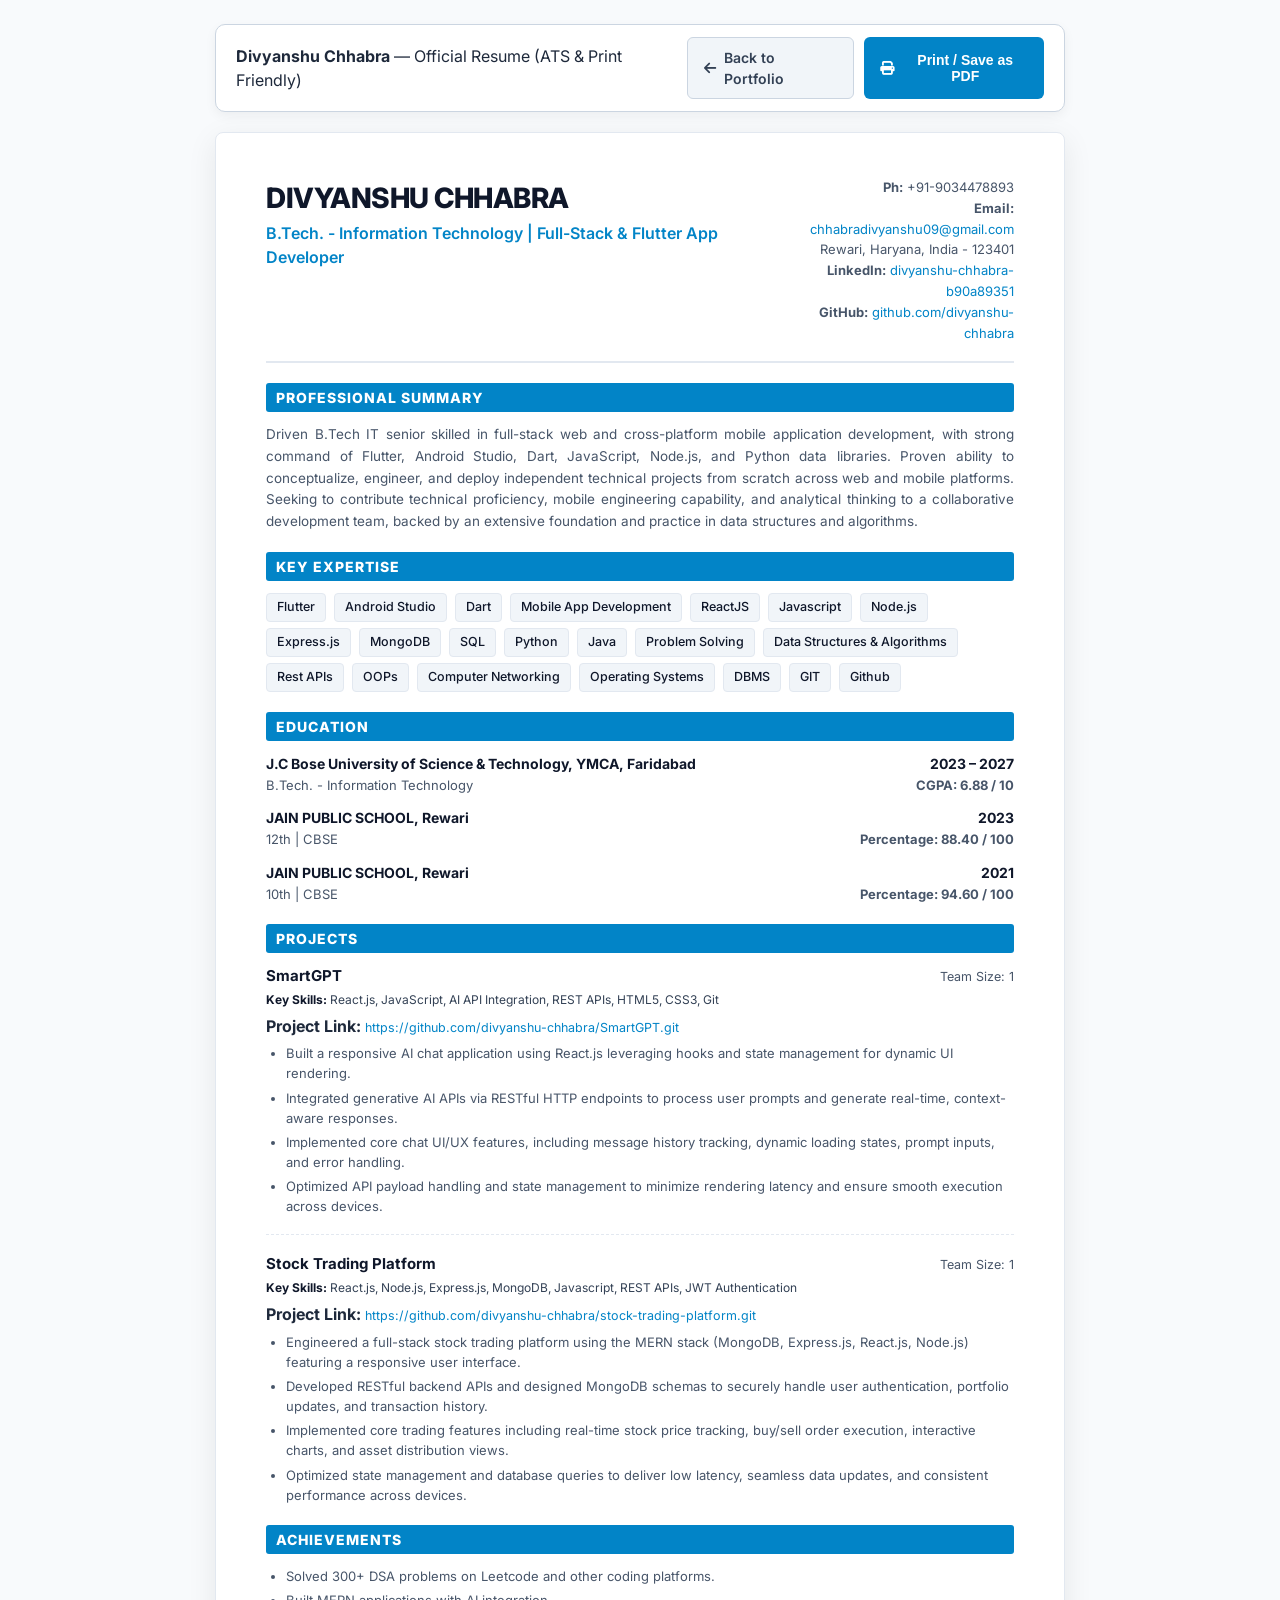
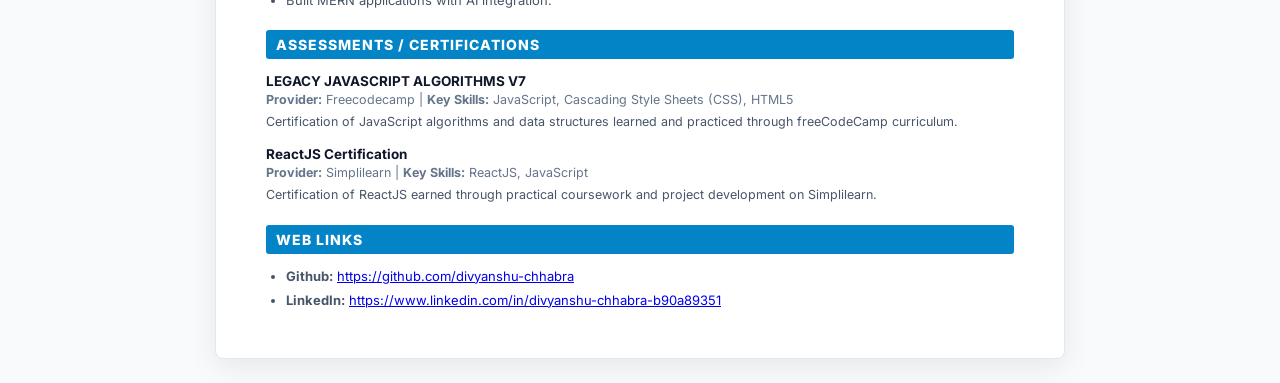
<file: Divyanshu_Chhabra_Resume.html>
<!DOCTYPE html>
<html lang="en">
<head>
  <meta charset="UTF-8">
  <meta name="viewport" content="width=device-width, initial-scale=1.0">
  <title>Divyanshu Chhabra - Resume</title>
  <link rel="preconnect" href="https://fonts.googleapis.com">
  <link rel="preconnect" href="https://fonts.gstatic.com" crossorigin>
  <link href="https://fonts.googleapis.com/css2?family=Inter:wght@400;500;600;700&display=swap" rel="stylesheet">
  <link rel="stylesheet" href="https://cdnjs.cloudflare.com/ajax/libs/font-awesome/6.5.1/css/all.min.css">
  <style>
    :root {
      --primary: #0284c7;
      --primary-dark: #0369a1;
      --text-main: #1e293b;
      --text-muted: #475569;
      --border-color: #cbd5e1;
      --bg-pill: #f1f5f9;
    }

    * {
      box-sizing: border-box;
      margin: 0;
      padding: 0;
    }

    body {
      font-family: 'Inter', -apple-system, BlinkMacSystemFont, "Segoe UI", Roboto, sans-serif;
      background-color: #f8fafc;
      color: var(--text-main);
      line-height: 1.5;
      padding: 24px;
    }

    /* Top Action Bar for Screen View */
    .screen-actions {
      max-width: 850px;
      margin: 0 auto 20px auto;
      display: flex;
      justify-content: space-between;
      align-items: center;
      background: #ffffff;
      padding: 12px 20px;
      border-radius: 10px;
      box-shadow: 0 4px 12px rgba(0, 0, 0, 0.05);
      border: 1px solid var(--border-color);
    }

    .btn {
      display: inline-flex;
      align-items: center;
      gap: 8px;
      background-color: var(--primary);
      color: white;
      text-decoration: none;
      padding: 9px 16px;
      border-radius: 6px;
      font-size: 14px;
      font-weight: 600;
      border: none;
      cursor: pointer;
      transition: background-color 0.2s ease;
    }

    .btn:hover {
      background-color: var(--primary-dark);
    }

    .btn-secondary {
      background-color: #f1f5f9;
      color: #334155;
      border: 1px solid #cbd5e1;
    }

    .btn-secondary:hover {
      background-color: #e2e8f0;
    }

    /* Resume Document Container */
    .resume-sheet {
      max-width: 850px;
      margin: 0 auto;
      background: #ffffff;
      padding: 44px 50px;
      box-shadow: 0 8px 30px rgba(0, 0, 0, 0.08);
      border-radius: 8px;
      border: 1px solid #e2e8f0;
    }

    /* Resume Header */
    .resume-header {
      display: flex;
      justify-content: space-between;
      align-items: flex-start;
      border-bottom: 2px solid #e2e8f0;
      padding-bottom: 18px;
      margin-bottom: 20px;
    }

    .candidate-name {
      font-size: 28px;
      font-weight: 800;
      color: #0f172a;
      letter-spacing: -0.5px;
      text-transform: uppercase;
    }

    .candidate-sub {
      font-size: 16px;
      font-weight: 600;
      color: var(--primary);
      margin-top: 2px;
    }

    .contact-details {
      text-align: right;
      font-size: 13px;
      color: var(--text-muted);
      line-height: 1.6;
    }

    .contact-details a {
      color: var(--primary);
      text-decoration: none;
    }

    .contact-details a:hover {
      text-decoration: underline;
    }

    /* Section Styling */
    .section-title {
      font-size: 14px;
      font-weight: 800;
      text-transform: uppercase;
      letter-spacing: 1px;
      color: #ffffff;
      background: #0284c7;
      padding: 4px 10px;
      border-radius: 3px;
      margin-top: 20px;
      margin-bottom: 12px;
    }

    .summary-text {
      font-size: 13.5px;
      color: var(--text-muted);
      text-align: justify;
      line-height: 1.6;
    }

    /* Key Expertise Badges */
    .skills-cluster {
      display: flex;
      flex-wrap: wrap;
      gap: 6px 8px;
    }

    .skill-tag {
      background: var(--bg-pill);
      color: #0f172a;
      font-size: 12.5px;
      font-weight: 500;
      padding: 4px 10px;
      border-radius: 4px;
      border: 1px solid #e2e8f0;
    }

    /* Education Items */
    .edu-entry {
      margin-bottom: 12px;
    }

    .edu-header-row {
      display: flex;
      justify-content: space-between;
      font-size: 14px;
      font-weight: 700;
      color: #0f172a;
    }

    .edu-sub-row {
      display: flex;
      justify-content: space-between;
      font-size: 13px;
      color: var(--text-muted);
      margin-top: 2px;
    }

    /* Project Entries */
    .project-entry {
      margin-bottom: 18px;
      padding-bottom: 14px;
      border-bottom: 1px dashed #e2e8f0;
    }

    .project-entry:last-child {
      border-bottom: none;
      margin-bottom: 0;
      padding-bottom: 0;
    }

    .project-head-row {
      display: flex;
      justify-content: space-between;
      align-items: baseline;
    }

    .proj-title {
      font-size: 15px;
      font-weight: 700;
      color: #0f172a;
    }

    .proj-team {
      font-size: 12.5px;
      color: var(--text-muted);
    }

    .proj-skills-line {
      font-size: 12px;
      color: #334155;
      margin: 3px 0 5px 0;
    }

    .proj-skills-line strong {
      color: #0f172a;
    }

    .proj-link {
      font-size: 12.5px;
      color: var(--primary);
      text-decoration: none;
      display: inline-block;
      margin-bottom: 6px;
    }

    .proj-link:hover {
      text-decoration: underline;
    }

    .bullet-list {
      list-style-type: disc;
      padding-left: 20px;
      font-size: 13px;
      color: var(--text-muted);
      line-height: 1.55;
    }

    .bullet-list li {
      margin-bottom: 4px;
    }

    /* Certifications */
    .cert-item {
      margin-bottom: 12px;
    }

    .cert-title-row {
      font-size: 13.5px;
      font-weight: 700;
      color: #0f172a;
    }

    .cert-provider-line {
      font-size: 12.5px;
      color: #64748b;
      margin-bottom: 3px;
    }

    .cert-detail {
      font-size: 12.5px;
      color: var(--text-muted);
    }

    /* Print Styles */
    @media print {
      body {
        background: #ffffff;
        padding: 0;
      }

      .screen-actions {
        display: none !important;
      }

      .resume-sheet {
        box-shadow: none !important;
        border: none !important;
        padding: 0 !important;
        max-width: 100% !important;
      }

      .section-title {
        background: #0284c7 !important;
        -webkit-print-color-adjust: exact;
        print-color-adjust: exact;
      }

      a {
        color: inherit !important;
        text-decoration: none !important;
      }
    }
  </style>
</head>
<body>

  <!-- Screen Top Bar with Print/Save Button -->
  <aside class="screen-actions" aria-label="Resume Actions">
    <div>
      <strong>Divyanshu Chhabra</strong> — Official Resume (ATS &amp; Print Friendly)
    </div>
    <div style="display: flex; gap: 10px;">
      <a href="index.html" class="btn btn-secondary">
        <i class="fa-solid fa-arrow-left"></i> Back to Portfolio
      </a>
      <button onclick="window.print()" class="btn">
        <i class="fa-solid fa-print"></i> Print / Save as PDF
      </button>
    </div>
  </aside>

  <!-- Resume Sheet -->
  <main class="resume-sheet">
    <!-- Header -->
    <header class="resume-header">
      <div>
        <h1 class="candidate-name">DIVYANSHU CHHABRA</h1>
        <div class="candidate-sub">B.Tech. - Information Technology | Full-Stack &amp; Flutter App Developer</div>
      </div>
      <div class="contact-details">
        <div><strong>Ph:</strong> +91-9034478893</div>
        <div><strong>Email:</strong> <a href="mailto:chhabradivyanshu09@gmail.com">chhabradivyanshu09@gmail.com</a></div>
        <div>Rewari, Haryana, India - 123401</div>
        <div><strong>LinkedIn:</strong> <a href="https://www.linkedin.com/in/divyanshu-chhabra-b90a89351" target="_blank">divyanshu-chhabra-b90a89351</a></div>
        <div><strong>GitHub:</strong> <a href="https://github.com/divyanshu-chhabra" target="_blank">github.com/divyanshu-chhabra</a></div>
      </div>
    </header>

    <!-- Professional Summary -->
    <section>
      <h2 class="section-title">PROFESSIONAL SUMMARY</h2>
      <p class="summary-text">
        Driven B.Tech IT senior skilled in full-stack web and cross-platform mobile application development, with strong command of Flutter, Android Studio, Dart, JavaScript, Node.js, and Python data libraries. Proven ability to conceptualize, engineer, and deploy independent technical projects from scratch across web and mobile platforms. Seeking to contribute technical proficiency, mobile engineering capability, and analytical thinking to a collaborative development team, backed by an extensive foundation and practice in data structures and algorithms.
      </p>
    </section>

    <!-- Key Expertise -->
    <section>
      <h2 class="section-title">KEY EXPERTISE</h2>
      <div class="skills-cluster">
        <span class="skill-tag">Flutter</span>
        <span class="skill-tag">Android Studio</span>
        <span class="skill-tag">Dart</span>
        <span class="skill-tag">Mobile App Development</span>
        <span class="skill-tag">ReactJS</span>
        <span class="skill-tag">Javascript</span>
        <span class="skill-tag">Node.js</span>
        <span class="skill-tag">Express.js</span>
        <span class="skill-tag">MongoDB</span>
        <span class="skill-tag">SQL</span>
        <span class="skill-tag">Python</span>
        <span class="skill-tag">Java</span>
        <span class="skill-tag">Problem Solving</span>
        <span class="skill-tag">Data Structures &amp; Algorithms</span>
        <span class="skill-tag">Rest APIs</span>
        <span class="skill-tag">OOPs</span>
        <span class="skill-tag">Computer Networking</span>
        <span class="skill-tag">Operating Systems</span>
        <span class="skill-tag">DBMS</span>
        <span class="skill-tag">GIT</span>
        <span class="skill-tag">Github</span>
      </div>
    </section>

    <!-- Education -->
    <section>
      <h2 class="section-title">EDUCATION</h2>
      
      <div class="edu-entry">
        <div class="edu-header-row">
          <span>J.C Bose University of Science &amp; Technology, YMCA, Faridabad</span>
          <span>2023 – 2027</span>
        </div>
        <div class="edu-sub-row">
          <span>B.Tech. - Information Technology</span>
          <span><strong>CGPA: 6.88 / 10</strong></span>
        </div>
      </div>

      <div class="edu-entry">
        <div class="edu-header-row">
          <span>JAIN PUBLIC SCHOOL, Rewari</span>
          <span>2023</span>
        </div>
        <div class="edu-sub-row">
          <span>12th | CBSE</span>
          <span><strong>Percentage: 88.40 / 100</strong></span>
        </div>
      </div>

      <div class="edu-entry">
        <div class="edu-header-row">
          <span>JAIN PUBLIC SCHOOL, Rewari</span>
          <span>2021</span>
        </div>
        <div class="edu-sub-row">
          <span>10th | CBSE</span>
          <span><strong>Percentage: 94.60 / 100</strong></span>
        </div>
      </div>
    </section>

    <!-- Projects -->
    <section>
      <h2 class="section-title">PROJECTS</h2>
      
      <!-- Project 1 -->
      <div class="project-entry">
        <div class="project-head-row">
          <span class="proj-title">SmartGPT</span>
          <span class="proj-team">Team Size: 1</span>
        </div>
        <div class="proj-skills-line">
          <strong>Key Skills:</strong> React.js, JavaScript, AI API Integration, REST APIs, HTML5, CSS3, Git
        </div>
        <div>
          <strong>Project Link:</strong> <a class="proj-link" href="https://github.com/divyanshu-chhabra/SmartGPT.git" target="_blank">https://github.com/divyanshu-chhabra/SmartGPT.git</a>
        </div>
        <ul class="bullet-list">
          <li>Built a responsive AI chat application using React.js leveraging hooks and state management for dynamic UI rendering.</li>
          <li>Integrated generative AI APIs via RESTful HTTP endpoints to process user prompts and generate real-time, context-aware responses.</li>
          <li>Implemented core chat UI/UX features, including message history tracking, dynamic loading states, prompt inputs, and error handling.</li>
          <li>Optimized API payload handling and state management to minimize rendering latency and ensure smooth execution across devices.</li>
        </ul>
      </div>

      <!-- Project 2 -->
      <div class="project-entry">
        <div class="project-head-row">
          <span class="proj-title">Stock Trading Platform</span>
          <span class="proj-team">Team Size: 1</span>
        </div>
        <div class="proj-skills-line">
          <strong>Key Skills:</strong> React.js, Node.js, Express.js, MongoDB, Javascript, REST APIs, JWT Authentication
        </div>
        <div>
          <strong>Project Link:</strong> <a class="proj-link" href="https://github.com/divyanshu-chhabra/stock-trading-platform.git" target="_blank">https://github.com/divyanshu-chhabra/stock-trading-platform.git</a>
        </div>
        <ul class="bullet-list">
          <li>Engineered a full-stack stock trading platform using the MERN stack (MongoDB, Express.js, React.js, Node.js) featuring a responsive user interface.</li>
          <li>Developed RESTful backend APIs and designed MongoDB schemas to securely handle user authentication, portfolio updates, and transaction history.</li>
          <li>Implemented core trading features including real-time stock price tracking, buy/sell order execution, interactive charts, and asset distribution views.</li>
          <li>Optimized state management and database queries to deliver low latency, seamless data updates, and consistent performance across devices.</li>
        </ul>
      </div>
    </section>

    <!-- Achievements -->
    <section>
      <h2 class="section-title">ACHIEVEMENTS</h2>
      <ul class="bullet-list">
        <li>Solved 300+ DSA problems on Leetcode and other coding platforms.</li>
        <li>Built MERN applications with AI integration.</li>
      </ul>
    </section>

    <!-- Assessments / Certifications -->
    <section>
      <h2 class="section-title">ASSESSMENTS / CERTIFICATIONS</h2>
      
      <div class="cert-item">
        <div class="cert-title-row">LEGACY JAVASCRIPT ALGORITHMS V7</div>
        <div class="cert-provider-line"><strong>Provider:</strong> Freecodecamp | <strong>Key Skills:</strong> JavaScript, Cascading Style Sheets (CSS), HTML5</div>
        <p class="cert-detail">Certification of JavaScript algorithms and data structures learned and practiced through freeCodeCamp curriculum.</p>
      </div>

      <div class="cert-item">
        <div class="cert-title-row">ReactJS Certification</div>
        <div class="cert-provider-line"><strong>Provider:</strong> Simplilearn | <strong>Key Skills:</strong> ReactJS, JavaScript</div>
        <p class="cert-detail">Certification of ReactJS earned through practical coursework and project development on Simplilearn.</p>
      </div>
    </section>

    <!-- Web Links -->
    <section>
      <h2 class="section-title">WEB LINKS</h2>
      <ul class="bullet-list">
        <li><strong>Github:</strong> <a href="https://github.com/divyanshu-chhabra" target="_blank">https://github.com/divyanshu-chhabra</a></li>
        <li><strong>LinkedIn:</strong> <a href="https://www.linkedin.com/in/divyanshu-chhabra-b90a89351" target="_blank">https://www.linkedin.com/in/divyanshu-chhabra-b90a89351</a></li>
      </ul>
    </section>
  </main>

</body>
</html>
</file>
<file: style.css>
/* ==========================================================================
   Divyanshu Chhabra - Portfolio & Resume Stylesheet
   Modern, Sleek, High-Conversion Dark Theme with Glassmorphism
   ========================================================================== */

/* --------------------------------------------------
   CSS Variables & Design Tokens
   -------------------------------------------------- */
:root {
  /* Color Palette */
  --bg-main: #07090e;
  --bg-surface: #0e131f;
  --bg-card: rgba(17, 24, 39, 0.7);
  --bg-card-hover: rgba(26, 36, 58, 0.85);
  --bg-glass: rgba(15, 23, 42, 0.65);
  
  --border-subtle: rgba(255, 255, 255, 0.08);
  --border-focus: rgba(99, 102, 241, 0.5);
  --border-glow: rgba(56, 189, 248, 0.35);

  --text-primary: #f8fafc;
  --text-secondary: #94a3b8;
  --text-muted: #64748b;
  --text-light: #e2e8f0;

  /* Accent Gradients */
  --primary: #6366f1;
  --primary-light: #818cf8;
  --accent-cyan: #38bdf8;
  --accent-purple: #a855f7;
  --accent-emerald: #10b981;
  --accent-amber: #f59e0b;

  --grad-primary: linear-gradient(135deg, #6366f1 0%, #38bdf8 100%);
  --grad-text: linear-gradient(135deg, #a5b4fc 0%, #38bdf8 50%, #c084fc 100%);
  --grad-card-glow: linear-gradient(135deg, rgba(99, 102, 241, 0.15), rgba(56, 189, 248, 0.05));
  
  /* Shadows & Blurs */
  --shadow-sm: 0 4px 6px -1px rgba(0, 0, 0, 0.4);
  --shadow-lg: 0 20px 35px -10px rgba(0, 0, 0, 0.6);
  --shadow-glow: 0 0 35px rgba(99, 102, 241, 0.25);
  --blur-glass: blur(14px);

  /* Typography */
  --font-main: 'Plus Jakarta Sans', -apple-system, BlinkMacSystemFont, "Segoe UI", Roboto, sans-serif;
  --font-code: 'Fira Code', monospace;
  --font-heading: 'Space Grotesk', var(--font-main);

  /* Transitions */
  --transition-fast: 0.2s cubic-bezier(0.4, 0, 0.2, 1);
  --transition-smooth: 0.35s cubic-bezier(0.16, 1, 0.3, 1);
}

/* --------------------------------------------------
   Reset & Base Styles
   -------------------------------------------------- */
*, *::before, *::after {
  box-sizing: border-box;
  margin: 0;
  padding: 0;
}

html {
  scroll-behavior: smooth;
  scroll-padding-top: 80px;
}

body {
  font-family: var(--font-main);
  background-color: var(--bg-main);
  color: var(--text-primary);
  line-height: 1.6;
  overflow-x: hidden;
  position: relative;
  -webkit-font-smoothing: antialiased;
}

/* --------------------------------------------------
   Ambient Lighting & Grid Effects
   -------------------------------------------------- */
.ambient-glow {
  position: fixed;
  border-radius: 50%;
  filter: blur(120px);
  pointer-events: none;
  z-index: 0;
  opacity: 0.45;
  will-change: transform;
}

.glow-1 {
  width: 550px;
  height: 550px;
  background: radial-gradient(circle, #4f46e5 0%, transparent 70%);
  top: -150px;
  left: -100px;
}

.glow-2 {
  width: 600px;
  height: 600px;
  background: radial-gradient(circle, #0284c7 0%, transparent 70%);
  top: 40%;
  right: -200px;
}

.glow-3 {
  width: 500px;
  height: 500px;
  background: radial-gradient(circle, #7c3aed 0%, transparent 70%);
  bottom: 5%;
  left: 20%;
}

.grid-overlay {
  position: fixed;
  inset: 0;
  background-image: 
    linear-gradient(rgba(255, 255, 255, 0.02) 1px, transparent 1px),
    linear-gradient(90deg, rgba(255, 255, 255, 0.02) 1px, transparent 1px);
  background-size: 40px 40px;
  pointer-events: none;
  z-index: 0;
}

/* --------------------------------------------------
   Containers & Common Layout
   -------------------------------------------------- */
.container {
  width: 100%;
  max-width: 1200px;
  margin: 0 auto;
  padding: 0 24px;
  position: relative;
  z-index: 1;
}

.section {
  padding: 100px 0;
  position: relative;
}

.section-header {
  text-align: center;
  max-width: 720px;
  margin: 0 auto 60px auto;
}

.section-tag {
  display: inline-flex;
  align-items: center;
  gap: 8px;
  font-size: 13px;
  font-weight: 600;
  text-transform: uppercase;
  letter-spacing: 1.5px;
  color: var(--accent-cyan);
  background: rgba(56, 189, 248, 0.1);
  border: 1px solid rgba(56, 189, 248, 0.25);
  padding: 6px 14px;
  border-radius: 100px;
  margin-bottom: 16px;
}

.section-title {
  font-family: var(--font-heading);
  font-size: 2.6rem;
  font-weight: 700;
  letter-spacing: -1px;
  margin-bottom: 16px;
  line-height: 1.2;
}

.section-subtitle {
  font-size: 1.08rem;
  color: var(--text-secondary);
}

.gradient-text {
  background: var(--grad-text);
  -webkit-background-clip: text;
  -webkit-text-fill-color: transparent;
  display: inline-block;
}

/* Glass Card Standard */
.glass-card {
  background: var(--bg-card);
  backdrop-filter: var(--blur-glass);
  -webkit-backdrop-filter: var(--blur-glass);
  border: 1px solid var(--border-subtle);
  border-radius: 16px;
  transition: transform var(--transition-smooth), border-color var(--transition-smooth), box-shadow var(--transition-smooth);
}

.glass-card:hover {
  border-color: rgba(99, 102, 241, 0.35);
  box-shadow: 0 16px 30px -10px rgba(0, 0, 0, 0.5), 0 0 20px rgba(99, 102, 241, 0.15);
}

/* --------------------------------------------------
   Buttons System
   -------------------------------------------------- */
.btn {
  display: inline-flex;
  align-items: center;
  justify-content: center;
  gap: 10px;
  font-family: var(--font-main);
  font-weight: 600;
  border-radius: 10px;
  text-decoration: none;
  cursor: pointer;
  transition: all var(--transition-smooth);
  border: 1px solid transparent;
  white-space: nowrap;
}

.btn-sm {
  padding: 8px 16px;
  font-size: 13.5px;
}

.btn-lg {
  padding: 14px 26px;
  font-size: 15px;
}

.btn-block {
  width: 100%;
}

.btn-primary {
  background: var(--grad-primary);
  color: #ffffff;
  box-shadow: 0 8px 20px -4px rgba(99, 102, 241, 0.45);
}

.btn-primary:hover {
  transform: translateY(-2px);
  box-shadow: 0 12px 25px -4px rgba(99, 102, 241, 0.6);
  filter: brightness(1.08);
}

.btn-secondary {
  background: rgba(255, 255, 255, 0.06);
  color: var(--text-light);
  border-color: rgba(255, 255, 255, 0.14);
}

.btn-secondary:hover {
  background: rgba(255, 255, 255, 0.12);
  transform: translateY(-2px);
  border-color: var(--primary-light);
  color: #ffffff;
}

.btn-outline {
  background: transparent;
  color: var(--accent-cyan);
  border-color: rgba(56, 189, 248, 0.35);
}

.btn-outline:hover {
  background: rgba(56, 189, 248, 0.1);
  border-color: var(--accent-cyan);
  color: #ffffff;
}

.btn-glass {
  background: rgba(15, 23, 42, 0.6);
  color: var(--text-primary);
  border-color: var(--border-subtle);
  backdrop-filter: blur(8px);
}

.btn-glass:hover {
  background: rgba(30, 41, 59, 0.8);
  border-color: rgba(255, 255, 255, 0.25);
  transform: translateY(-2px);
}

/* --------------------------------------------------
   Navbar
   -------------------------------------------------- */
.navbar-wrapper {
  position: fixed;
  top: 0;
  left: 0;
  width: 100%;
  z-index: 1000;
  transition: all var(--transition-smooth);
  padding: 18px 0;
}

.navbar-wrapper.scrolled {
  background: rgba(7, 9, 14, 0.85);
  backdrop-filter: blur(16px);
  -webkit-backdrop-filter: blur(16px);
  border-bottom: 1px solid var(--border-subtle);
  padding: 12px 0;
  box-shadow: var(--shadow-sm);
}

.nav-container {
  max-width: 1200px;
  margin: 0 auto;
  padding: 0 24px;
  display: flex;
  align-items: center;
  justify-content: space-between;
}

.nav-logo {
  text-decoration: none;
  font-family: var(--font-heading);
  font-size: 1.4rem;
  font-weight: 700;
  color: var(--text-primary);
  display: flex;
  align-items: center;
  gap: 2px;
}

.logo-bracket {
  color: var(--primary-light);
}

.logo-dot {
  color: var(--accent-cyan);
}

.nav-links {
  display: flex;
  list-style: none;
  gap: 32px;
}

.nav-link {
  text-decoration: none;
  color: var(--text-secondary);
  font-size: 14.5px;
  font-weight: 500;
  transition: color var(--transition-fast);
  position: relative;
  padding: 4px 0;
}

.nav-link:hover, .nav-link.active {
  color: #ffffff;
}

.nav-link::after {
  content: '';
  position: absolute;
  bottom: 0;
  left: 0;
  width: 0;
  height: 2px;
  background: var(--grad-primary);
  transition: width var(--transition-smooth);
  border-radius: 2px;
}

.nav-link:hover::after, .nav-link.active::after {
  width: 100%;
}

.nav-actions {
  display: flex;
  align-items: center;
  gap: 12px;
}

.mobile-menu-btn {
  display: none;
  flex-direction: column;
  justify-content: space-between;
  width: 28px;
  height: 20px;
  background: transparent;
  border: none;
  cursor: pointer;
  padding: 0;
  z-index: 1001;
}

.mobile-menu-btn .bar {
  width: 100%;
  height: 2px;
  background-color: var(--text-primary);
  border-radius: 2px;
  transition: all var(--transition-smooth);
}

/* --------------------------------------------------
   Hero Section
   -------------------------------------------------- */
.hero-section {
  min-height: 100vh;
  display: flex;
  align-items: center;
  padding: 140px 0 80px 0;
  position: relative;
}

.hero-container {
  display: grid;
  grid-template-columns: 1.15fr 0.85fr;
  gap: 50px;
  align-items: center;
}

.status-pill {
  display: inline-flex;
  align-items: center;
  gap: 10px;
  padding: 6px 14px;
  border-radius: 100px;
  background: rgba(16, 185, 129, 0.1);
  border: 1px solid rgba(16, 185, 129, 0.3);
  color: #34d399;
  font-size: 13px;
  font-weight: 500;
  margin-bottom: 24px;
}

.pulsing-dot {
  width: 8px;
  height: 8px;
  border-radius: 50%;
  background-color: #10b981;
  box-shadow: 0 0 0 0 rgba(16, 185, 129, 0.7);
  animation: pulse-green 2s infinite;
}

@keyframes pulse-green {
  0% {
    transform: scale(0.95);
    box-shadow: 0 0 0 0 rgba(16, 185, 129, 0.7);
  }
  70% {
    transform: scale(1);
    box-shadow: 0 0 0 8px rgba(16, 185, 129, 0);
  }
  100% {
    transform: scale(0.95);
    box-shadow: 0 0 0 0 rgba(16, 185, 129, 0);
  }
}

.hero-title {
  font-family: var(--font-heading);
  font-size: 3.4rem;
  font-weight: 800;
  line-height: 1.15;
  letter-spacing: -1.5px;
  margin-bottom: 16px;
}

.typewriter-wrapper {
  font-family: var(--font-code);
  font-size: 1.35rem;
  color: var(--accent-cyan);
  margin-bottom: 22px;
  display: flex;
  align-items: center;
  min-height: 38px;
}

.typewriter-prefix {
  color: var(--text-secondary);
  margin-right: 8px;
}

.typewriter-cursor {
  animation: blink 0.8s infinite;
  color: var(--primary-light);
  font-weight: bold;
}

@keyframes blink {
  0%, 100% { opacity: 1; }
  50% { opacity: 0; }
}

.hero-description {
  font-size: 1.1rem;
  color: var(--text-secondary);
  line-height: 1.7;
  margin-bottom: 26px;
}

.hero-description strong {
  color: var(--text-light);
  font-weight: 600;
}

/* Quick Contact Badges */
.quick-contact-row {
  display: flex;
  flex-wrap: wrap;
  gap: 12px;
  margin-bottom: 30px;
}

.quick-badge {
  display: inline-flex;
  align-items: center;
  gap: 8px;
  font-size: 13px;
  color: var(--text-secondary);
  background: rgba(255, 255, 255, 0.03);
  padding: 6px 14px;
  border-radius: 8px;
  border: 1px solid var(--border-subtle);
  text-decoration: none;
  transition: all var(--transition-fast);
}

.quick-badge i {
  color: var(--accent-cyan);
  font-size: 14px;
}

.quick-badge:hover {
  background: rgba(255, 255, 255, 0.08);
  color: var(--text-primary);
  border-color: rgba(56, 189, 248, 0.4);
}

.location-badge {
  cursor: default;
}

.hero-cta-group {
  display: flex;
  flex-wrap: wrap;
  gap: 16px;
  margin-bottom: 32px;
}

.social-links-bar {
  display: flex;
  align-items: center;
  gap: 14px;
}

.social-label {
  font-size: 13px;
  font-weight: 600;
  text-transform: uppercase;
  letter-spacing: 1px;
  color: var(--text-muted);
}

.social-icon {
  width: 40px;
  height: 40px;
  border-radius: 10px;
  background: rgba(255, 255, 255, 0.04);
  border: 1px solid var(--border-subtle);
  color: var(--text-secondary);
  display: flex;
  align-items: center;
  justify-content: center;
  font-size: 17px;
  text-decoration: none;
  transition: all var(--transition-smooth);
}

.social-icon:hover {
  background: rgba(99, 102, 241, 0.15);
  border-color: var(--primary-light);
  color: #ffffff;
  transform: translateY(-3px);
}

/* Hero Code Visual Card */
.code-card {
  overflow: hidden;
  background: #0a0f1d;
  border: 1px solid rgba(99, 102, 241, 0.2);
  box-shadow: var(--shadow-lg), 0 0 40px rgba(99, 102, 241, 0.15);
}

.code-card-header {
  display: flex;
  align-items: center;
  justify-content: space-between;
  padding: 12px 18px;
  background: rgba(15, 23, 42, 0.8);
  border-bottom: 1px solid var(--border-subtle);
}

.window-buttons {
  display: flex;
  gap: 6px;
}

.win-btn {
  width: 11px;
  height: 11px;
  border-radius: 50%;
}

.win-close { background-color: #ef4444; }
.win-minimize { background-color: #f59e0b; }
.win-expand { background-color: #10b981; }

.code-file-name {
  font-family: var(--font-code);
  font-size: 12px;
  color: var(--text-secondary);
}

.code-branch {
  font-size: 11.5px;
  color: var(--accent-cyan);
}

.code-card-body {
  padding: 22px;
  overflow-x: auto;
}

.code-card-body pre {
  font-family: var(--font-code);
  font-size: 13px;
  line-height: 1.65;
  color: #e2e8f0;
}

.token-keyword { color: #f43f5e; font-weight: 500; }
.token-var { color: #38bdf8; }
.token-prop { color: #a5b4fc; }
.token-string { color: #34d399; }
.token-number { color: #fbbf24; }
.token-boolean { color: #c084fc; }
.token-comment { color: #64748b; font-style: italic; }
.token-function { color: #38bdf8; }

.code-card-footer {
  padding: 14px 20px;
  background: rgba(15, 23, 42, 0.6);
  border-top: 1px solid var(--border-subtle);
}

.stats-mini-grid {
  display: grid;
  grid-template-columns: repeat(3, 1fr);
  gap: 12px;
  text-align: center;
}

.stat-mini {
  display: flex;
  flex-direction: column;
}

.stat-val {
  font-family: var(--font-heading);
  font-size: 1.25rem;
  font-weight: 700;
  color: var(--accent-cyan);
}

.stat-lbl {
  font-size: 11.5px;
  color: var(--text-muted);
  text-transform: uppercase;
  letter-spacing: 0.5px;
}

/* --------------------------------------------------
   Metrics Ribbon
   -------------------------------------------------- */
.metrics-ribbon {
  padding: 30px 0;
  border-top: 1px solid var(--border-subtle);
  border-bottom: 1px solid var(--border-subtle);
  background: rgba(15, 23, 42, 0.4);
  backdrop-filter: blur(8px);
}

.metrics-grid {
  display: grid;
  grid-template-columns: repeat(4, 1fr);
  gap: 24px;
}

.metric-box {
  display: flex;
  align-items: center;
  gap: 16px;
  padding: 10px 16px;
}

.metric-icon {
  width: 48px;
  height: 48px;
  border-radius: 12px;
  background: rgba(99, 102, 241, 0.12);
  border: 1px solid rgba(99, 102, 241, 0.25);
  color: var(--accent-cyan);
  display: flex;
  align-items: center;
  justify-content: center;
  font-size: 20px;
  flex-shrink: 0;
}

.metric-number {
  font-family: var(--font-heading);
  font-size: 1.7rem;
  font-weight: 700;
  color: #ffffff;
  line-height: 1.1;
}

.metric-text {
  font-size: 13px;
  color: var(--text-secondary);
}

/* --------------------------------------------------
   About Section
   -------------------------------------------------- */
.about-grid {
  display: grid;
  grid-template-columns: 1.1fr 0.9fr;
  gap: 32px;
}

.about-card {
  padding: 36px;
}

.about-card-title {
  font-family: var(--font-heading);
  font-size: 1.5rem;
  font-weight: 700;
  color: #ffffff;
  margin-bottom: 18px;
  display: flex;
  align-items: center;
  gap: 10px;
}

.about-card-title i {
  color: var(--accent-cyan);
}

.about-text {
  font-size: 1.02rem;
  color: var(--text-secondary);
  line-height: 1.75;
  margin-bottom: 16px;
}

.about-highlights {
  margin-top: 24px;
  display: flex;
  flex-direction: column;
  gap: 14px;
}

.highlight-item {
  display: flex;
  gap: 12px;
  align-items: flex-start;
  font-size: 14px;
  color: var(--text-light);
}

.highlight-item i {
  color: var(--accent-emerald);
  margin-top: 4px;
  font-size: 16px;
}

.highlight-item strong {
  color: #ffffff;
}

.about-pillars {
  display: flex;
  flex-direction: column;
  gap: 18px;
}

.pillar-card {
  padding: 22px;
  display: flex;
  gap: 18px;
  align-items: flex-start;
}

.pillar-icon {
  width: 44px;
  height: 44px;
  border-radius: 10px;
  display: flex;
  align-items: center;
  justify-content: center;
  font-size: 18px;
  flex-shrink: 0;
}

.bg-blue { background: rgba(56, 189, 248, 0.15); color: #38bdf8; border: 1px solid rgba(56, 189, 248, 0.3); }
.bg-purple { background: rgba(168, 85, 247, 0.15); color: #a855f7; border: 1px solid rgba(168, 85, 247, 0.3); }
.bg-cyan { background: rgba(34, 211, 238, 0.15); color: #22d3ee; border: 1px solid rgba(34, 211, 238, 0.3); }
.bg-green { background: rgba(16, 185, 129, 0.15); color: #10b981; border: 1px solid rgba(16, 185, 129, 0.3); }
.bg-slate { background: rgba(148, 163, 184, 0.15); color: #cbd5e1; border: 1px solid rgba(148, 163, 184, 0.3); }

.pillar-info h4 {
  font-size: 1.05rem;
  font-weight: 700;
  color: #ffffff;
  margin-bottom: 6px;
}

.pillar-info p {
  font-size: 13.5px;
  color: var(--text-secondary);
  line-height: 1.55;
}

/* --------------------------------------------------
   Skills & Expertise Section
   -------------------------------------------------- */
.skills-categories-grid {
  display: grid;
  grid-template-columns: repeat(auto-fit, minmax(320px, 1fr));
  gap: 24px;
}

.skill-category-card {
  padding: 28px;
  display: flex;
  flex-direction: column;
}

.category-header {
  display: flex;
  align-items: center;
  gap: 12px;
  margin-bottom: 20px;
}

.cat-icon {
  width: 38px;
  height: 38px;
  border-radius: 8px;
  background: rgba(99, 102, 241, 0.12);
  border: 1px solid rgba(99, 102, 241, 0.25);
  color: var(--primary-light);
  display: flex;
  align-items: center;
  justify-content: center;
  font-size: 16px;
}

.category-header h3 {
  font-size: 1.15rem;
  font-weight: 700;
  color: #ffffff;
}

.skills-tags {
  display: flex;
  flex-wrap: wrap;
  gap: 10px;
}

.skill-badge {
  display: inline-flex;
  align-items: center;
  gap: 8px;
  font-size: 13px;
  font-weight: 500;
  color: var(--text-light);
  background: rgba(255, 255, 255, 0.04);
  border: 1px solid var(--border-subtle);
  padding: 6px 14px;
  border-radius: 8px;
  transition: all var(--transition-fast);
}

.skill-badge i {
  color: var(--accent-cyan);
  font-size: 14px;
}

.skill-badge:hover {
  background: rgba(99, 102, 241, 0.18);
  border-color: var(--primary-light);
  color: #ffffff;
  transform: translateY(-2px);
}

.skill-badge.highlight {
  border-color: rgba(99, 102, 241, 0.35);
  background: rgba(99, 102, 241, 0.08);
}

/* --------------------------------------------------
   Projects Section
   -------------------------------------------------- */
.projects-grid {
  display: grid;
  grid-template-columns: repeat(auto-fit, minmax(480px, 1fr));
  gap: 32px;
}

.project-card {
  padding: 34px;
  display: flex;
  flex-direction: column;
  position: relative;
  overflow: hidden;
}

.project-header {
  display: flex;
  align-items: flex-start;
  gap: 16px;
  margin-bottom: 18px;
}

.project-icon-box {
  width: 48px;
  height: 48px;
  border-radius: 12px;
  background: rgba(56, 189, 248, 0.12);
  border: 1px solid rgba(56, 189, 248, 0.3);
  color: var(--accent-cyan);
  display: flex;
  align-items: center;
  justify-content: center;
  font-size: 22px;
  flex-shrink: 0;
}

.bg-purple-glow {
  background: rgba(168, 85, 247, 0.12);
  border-color: rgba(168, 85, 247, 0.3);
  color: var(--accent-purple);
}

.project-meta {
  flex-grow: 1;
}

.project-type {
  font-size: 12px;
  text-transform: uppercase;
  letter-spacing: 1px;
  color: var(--text-muted);
  font-weight: 600;
  display: block;
  margin-bottom: 4px;
}

.project-title {
  font-size: 1.35rem;
  font-weight: 700;
  color: #ffffff;
  line-height: 1.3;
}

.project-links {
  display: flex;
  gap: 8px;
}

.link-btn {
  width: 36px;
  height: 36px;
  border-radius: 8px;
  background: rgba(255, 255, 255, 0.05);
  border: 1px solid var(--border-subtle);
  color: var(--text-secondary);
  display: flex;
  align-items: center;
  justify-content: center;
  font-size: 16px;
  text-decoration: none;
  transition: all var(--transition-fast);
}

.link-btn:hover {
  background: rgba(255, 255, 255, 0.12);
  color: #ffffff;
  border-color: var(--accent-cyan);
}

.project-description {
  font-size: 14.5px;
  color: var(--text-secondary);
  line-height: 1.65;
  margin-bottom: 20px;
}

.project-highlights-list {
  display: flex;
  flex-direction: column;
  gap: 10px;
  margin-bottom: 24px;
  flex-grow: 1;
}

.proj-feat {
  display: flex;
  gap: 10px;
  align-items: flex-start;
  font-size: 13.5px;
  color: var(--text-light);
}

.proj-feat i {
  color: var(--accent-cyan);
  margin-top: 3px;
  font-size: 13px;
  flex-shrink: 0;
}

.project-stack {
  display: flex;
  flex-wrap: wrap;
  gap: 8px;
  margin-bottom: 24px;
  padding-top: 14px;
  border-top: 1px solid var(--border-subtle);
}

.tech-pill {
  font-family: var(--font-code);
  font-size: 12px;
  padding: 4px 10px;
  border-radius: 6px;
  background: rgba(99, 102, 241, 0.1);
  color: var(--primary-light);
  border: 1px solid rgba(99, 102, 241, 0.2);
}

.project-actions {
  display: flex;
  gap: 12px;
}

/* --------------------------------------------------
   Education & Certifications Section
   -------------------------------------------------- */
.edu-cert-layout {
  display: grid;
  grid-template-columns: 1.15fr 0.85fr;
  gap: 40px;
}

.col-title {
  font-family: var(--font-heading);
  font-size: 1.35rem;
  font-weight: 700;
  color: #ffffff;
  margin-bottom: 24px;
  display: flex;
  align-items: center;
  gap: 10px;
}

.col-title i {
  color: var(--accent-cyan);
}

/* Timeline */
.timeline {
  position: relative;
  padding-left: 30px;
}

.timeline::before {
  content: '';
  position: absolute;
  top: 10px;
  bottom: 10px;
  left: 7px;
  width: 2px;
  background: linear-gradient(180deg, var(--primary) 0%, rgba(99, 102, 241, 0.1) 100%);
}

.timeline-item {
  position: relative;
  margin-bottom: 28px;
}

.timeline-item:last-child {
  margin-bottom: 0;
}

.timeline-marker {
  position: absolute;
  left: -30px;
  top: 18px;
  width: 16px;
  height: 16px;
  border-radius: 50%;
  background: var(--bg-main);
  border: 3px solid var(--primary-light);
  box-shadow: 0 0 10px rgba(99, 102, 241, 0.8);
}

.timeline-card {
  padding: 24px;
}

.time-header {
  display: flex;
  justify-content: space-between;
  align-items: center;
  margin-bottom: 10px;
  flex-wrap: wrap;
  gap: 8px;
}

.timeline-badge {
  font-family: var(--font-code);
  font-size: 12.5px;
  color: var(--accent-cyan);
  background: rgba(56, 189, 248, 0.1);
  padding: 3px 10px;
  border-radius: 6px;
  border: 1px solid rgba(56, 189, 248, 0.25);
}

.score-badge {
  font-size: 12.5px;
  font-weight: 600;
  color: var(--text-light);
  background: rgba(255, 255, 255, 0.05);
  padding: 3px 10px;
  border-radius: 6px;
}

.score-badge.highlight {
  color: #34d399;
  background: rgba(16, 185, 129, 0.1);
  border: 1px solid rgba(16, 185, 129, 0.25);
}

.institute-name {
  font-size: 1.15rem;
  font-weight: 700;
  color: #ffffff;
  margin-bottom: 4px;
}

.degree-title {
  font-size: 14.5px;
  font-weight: 600;
  color: var(--primary-light);
  margin-bottom: 4px;
}

.institute-loc {
  font-size: 13px;
  color: var(--text-muted);
  margin-bottom: 10px;
}

.time-detail {
  font-size: 13px;
  color: var(--text-secondary);
  line-height: 1.6;
}

/* Certifications Column */
.cert-cards-wrapper {
  display: flex;
  flex-direction: column;
  gap: 20px;
}

.cert-card {
  padding: 24px;
}

.cert-header {
  display: flex;
  align-items: center;
  gap: 14px;
  margin-bottom: 12px;
}

.cert-icon-box {
  width: 44px;
  height: 44px;
  border-radius: 10px;
  display: flex;
  align-items: center;
  justify-content: center;
  font-size: 20px;
  flex-shrink: 0;
}

.fcc-color {
  background: rgba(10, 10, 35, 0.7);
  border: 1px solid rgba(255, 255, 255, 0.2);
  color: #ffffff;
}

.sim-color {
  background: rgba(0, 180, 216, 0.15);
  border: 1px solid rgba(0, 180, 216, 0.35);
  color: #00b4d8;
}

.gold-color {
  background: rgba(245, 158, 11, 0.15);
  border: 1px solid rgba(245, 158, 11, 0.35);
  color: #f59e0b;
}

.cert-name {
  font-size: 1.05rem;
  font-weight: 700;
  color: #ffffff;
}

.cert-provider {
  font-size: 12.5px;
  color: var(--text-muted);
}

.cert-desc {
  font-size: 13.5px;
  color: var(--text-secondary);
  line-height: 1.55;
  margin-bottom: 14px;
}

.cert-tags {
  display: flex;
  flex-wrap: wrap;
  gap: 8px;
}

.cert-tags .tag {
  font-size: 12px;
  background: rgba(255, 255, 255, 0.05);
  color: var(--text-light);
  padding: 3px 9px;
  border-radius: 5px;
  border: 1px solid var(--border-subtle);
}

.achieve-list {
  list-style: none;
  display: flex;
  flex-direction: column;
  gap: 12px;
}

.achieve-list li {
  display: flex;
  align-items: flex-start;
  gap: 10px;
  font-size: 13.5px;
  color: var(--text-secondary);
  line-height: 1.5;
}

.achieve-list li i {
  color: var(--accent-amber);
  margin-top: 3px;
  font-size: 14px;
  flex-shrink: 0;
}

.achieve-list strong {
  color: #ffffff;
}

/* --------------------------------------------------
   Resume CTA Banner Section
   -------------------------------------------------- */
.resume-section {
  padding: 60px 0;
}

.resume-cta-box {
  padding: 48px;
  display: grid;
  grid-template-columns: 1.3fr 0.7fr;
  gap: 40px;
  align-items: center;
  background: linear-gradient(135deg, rgba(17, 24, 39, 0.95), rgba(15, 23, 42, 0.85));
  border: 1px solid rgba(99, 102, 241, 0.35);
  box-shadow: var(--shadow-glow);
}

.badge-pill {
  display: inline-flex;
  align-items: center;
  gap: 6px;
  font-size: 12.5px;
  font-weight: 600;
  text-transform: uppercase;
  letter-spacing: 1px;
  color: var(--accent-cyan);
  background: rgba(56, 189, 248, 0.1);
  padding: 4px 12px;
  border-radius: 100px;
  margin-bottom: 14px;
}

.resume-cta-title {
  font-family: var(--font-heading);
  font-size: 2.2rem;
  font-weight: 700;
  color: #ffffff;
  margin-bottom: 14px;
}

.resume-cta-text {
  font-size: 1.05rem;
  color: var(--text-secondary);
  line-height: 1.65;
  margin-bottom: 26px;
}

.resume-btn-group {
  display: flex;
  flex-wrap: wrap;
  gap: 16px;
  margin-bottom: 14px;
}

.resume-note {
  font-size: 12.5px;
  color: var(--text-muted);
}

.resume-preview-mini {
  background: #ffffff;
  border-radius: 10px;
  padding: 24px;
  box-shadow: 0 15px 35px rgba(0, 0, 0, 0.4);
  transform: rotate(2.5deg) scale(0.96);
  transition: transform var(--transition-smooth);
}

.resume-preview-mini:hover {
  transform: rotate(0deg) scale(1);
}

.mini-top-bar {
  display: flex;
  justify-content: space-between;
  margin-bottom: 16px;
  border-bottom: 2px solid #e2e8f0;
  padding-bottom: 8px;
}

.mini-name {
  font-size: 13px;
  font-weight: 800;
  color: #0f172a;
  text-transform: uppercase;
}

.mini-tag {
  font-size: 11px;
  font-weight: 600;
  color: #0284c7;
}

.mini-line {
  height: 7px;
  background: #e2e8f0;
  border-radius: 4px;
  margin-bottom: 8px;
}

.w-80 { width: 80%; }
.w-60 { width: 60%; }
.w-90 { width: 90%; }
.w-70 { width: 70%; }

.mini-badge-row {
  display: flex;
  gap: 6px;
  margin-top: 14px;
}

.mini-pill {
  font-size: 9px;
  background: #f1f5f9;
  color: #334155;
  font-weight: 600;
  padding: 3px 6px;
  border-radius: 4px;
}

/* --------------------------------------------------
   Contact / Approach Me Section
   -------------------------------------------------- */
.contact-grid {
  display: grid;
  grid-template-columns: 0.95fr 1.05fr;
  gap: 36px;
}

.contact-info-col {
  display: flex;
  flex-direction: column;
  gap: 16px;
}

.info-card {
  padding: 18px 22px;
  display: flex;
  align-items: center;
  gap: 16px;
}

.info-icon {
  width: 44px;
  height: 44px;
  border-radius: 10px;
  display: flex;
  align-items: center;
  justify-content: center;
  font-size: 18px;
  flex-shrink: 0;
}

.info-details {
  flex-grow: 1;
}

.info-label {
  display: block;
  font-size: 12px;
  color: var(--text-muted);
  text-transform: uppercase;
  letter-spacing: 0.5px;
}

.info-val {
  font-size: 14.5px;
  font-weight: 600;
  color: var(--text-light);
  text-decoration: none;
  transition: color var(--transition-fast);
  word-break: break-all;
}

.info-val:hover {
  color: var(--accent-cyan);
}

.copy-btn, .external-btn {
  background: rgba(255, 255, 255, 0.05);
  border: 1px solid var(--border-subtle);
  color: var(--text-secondary);
  width: 36px;
  height: 36px;
  border-radius: 8px;
  cursor: pointer;
  display: flex;
  align-items: center;
  justify-content: center;
  font-size: 14px;
  transition: all var(--transition-fast);
  text-decoration: none;
}

.copy-btn:hover, .external-btn:hover {
  background: rgba(99, 102, 241, 0.2);
  color: #ffffff;
  border-color: var(--primary-light);
}

.status-indicator-mini {
  color: var(--accent-cyan);
  font-size: 14px;
}

/* WhatsApp Card */
.whatsapp-card {
  padding: 18px 22px;
  display: flex;
  align-items: center;
  gap: 16px;
  text-decoration: none;
  border-color: rgba(37, 211, 102, 0.3);
  background: rgba(37, 211, 102, 0.08);
}

.whatsapp-card:hover {
  border-color: #25d366;
  box-shadow: 0 10px 25px rgba(37, 211, 102, 0.2);
}

.wa-icon {
  width: 44px;
  height: 44px;
  border-radius: 10px;
  background: rgba(37, 211, 102, 0.2);
  color: #25d366;
  display: flex;
  align-items: center;
  justify-content: center;
  font-size: 24px;
  flex-shrink: 0;
}

.whatsapp-card strong {
  display: block;
  font-size: 15px;
  color: #ffffff;
}

.whatsapp-card p {
  font-size: 12.5px;
  color: var(--text-secondary);
}

.wa-arrow {
  margin-left: auto;
  color: #25d366;
  font-size: 14px;
}

/* Form Styling */
.form-wrapper {
  padding: 36px;
}

.form-title {
  font-size: 1.4rem;
  font-weight: 700;
  color: #ffffff;
  margin-bottom: 6px;
  display: flex;
  align-items: center;
  gap: 10px;
}

.form-title i {
  color: var(--accent-cyan);
}

.form-subtitle {
  font-size: 13.5px;
  color: var(--text-secondary);
  margin-bottom: 24px;
}

.styled-form {
  display: flex;
  flex-direction: column;
  gap: 20px;
}

.form-group {
  display: flex;
  flex-direction: column;
  gap: 8px;
}

.form-group label {
  font-size: 13.5px;
  font-weight: 600;
  color: var(--text-light);
}

.required {
  color: #f43f5e;
}

.input-with-icon {
  position: relative;
  display: flex;
  align-items: center;
}

.input-with-icon i {
  position: absolute;
  left: 16px;
  color: var(--text-muted);
  font-size: 15px;
  pointer-events: none;
}

.input-with-icon.textarea-icon i {
  top: 16px;
}

.input-with-icon input,
.input-with-icon select,
.input-with-icon textarea {
  width: 100%;
  background: rgba(15, 23, 42, 0.6);
  border: 1px solid var(--border-subtle);
  border-radius: 10px;
  padding: 13px 16px 13px 44px;
  font-family: var(--font-main);
  font-size: 14px;
  color: #ffffff;
  transition: all var(--transition-fast);
}

.input-with-icon select {
  cursor: pointer;
}

.input-with-icon select option {
  background: #0f172a;
  color: #ffffff;
}

.input-with-icon textarea {
  resize: vertical;
}

.input-with-icon input:focus,
.input-with-icon select:focus,
.input-with-icon textarea:focus {
  outline: none;
  border-color: var(--primary-light);
  box-shadow: 0 0 0 3px rgba(99, 102, 241, 0.2);
  background: rgba(15, 23, 42, 0.9);
}

.form-alert {
  margin-top: 20px;
  padding: 16px;
  border-radius: 10px;
  background: rgba(16, 185, 129, 0.12);
  border: 1px solid rgba(16, 185, 129, 0.3);
  display: flex;
  gap: 12px;
  align-items: flex-start;
  color: #34d399;
}

.form-alert.hidden {
  display: none;
}

.form-alert i {
  font-size: 18px;
  margin-top: 2px;
}

.alert-content strong {
  display: block;
  font-size: 14px;
  color: #ffffff;
  margin-bottom: 2px;
}

.alert-content p {
  font-size: 13px;
  color: var(--text-light);
}

/* --------------------------------------------------
   Resume Modal
   -------------------------------------------------- */
.modal-overlay {
  position: fixed;
  inset: 0;
  background: rgba(0, 0, 0, 0.75);
  backdrop-filter: blur(8px);
  z-index: 2000;
  display: flex;
  align-items: center;
  justify-content: center;
  padding: 24px;
  transition: opacity var(--transition-smooth);
}

.modal-overlay.hidden {
  opacity: 0;
  pointer-events: none;
}

.modal-card {
  width: 100%;
  max-width: 950px;
  height: 88vh;
  background: #0f172a;
  border: 1px solid rgba(255, 255, 255, 0.15);
  border-radius: 16px;
  display: flex;
  flex-direction: column;
  overflow: hidden;
  box-shadow: 0 25px 50px -12px rgba(0, 0, 0, 0.7);
}

.modal-header {
  padding: 16px 24px;
  display: flex;
  align-items: center;
  justify-content: space-between;
  border-bottom: 1px solid var(--border-subtle);
  background: rgba(15, 23, 42, 0.95);
}

.modal-title-wrapper {
  display: flex;
  align-items: center;
  gap: 12px;
  color: #ffffff;
  font-size: 1.1rem;
  font-weight: 700;
}

.modal-title-wrapper i {
  color: var(--accent-cyan);
}

.modal-actions {
  display: flex;
  align-items: center;
  gap: 12px;
}

.modal-close-btn {
  background: transparent;
  border: none;
  color: var(--text-secondary);
  font-size: 18px;
  cursor: pointer;
  padding: 6px;
  transition: color var(--transition-fast);
}

.modal-close-btn:hover {
  color: #ffffff;
}

.modal-body {
  flex-grow: 1;
  background: #f8fafc;
  overflow: hidden;
}

.resume-iframe {
  width: 100%;
  height: 100%;
  border: none;
}

/* --------------------------------------------------
   Toast Notification
   -------------------------------------------------- */
.toast-notification {
  position: fixed;
  bottom: 30px;
  right: 30px;
  z-index: 3000;
  background: #10b981;
  color: #ffffff;
  font-weight: 600;
  font-size: 14px;
  padding: 12px 20px;
  border-radius: 10px;
  display: flex;
  align-items: center;
  gap: 10px;
  box-shadow: 0 10px 25px rgba(0, 0, 0, 0.4);
  transform: translateY(0);
  opacity: 1;
  transition: all var(--transition-smooth);
}

.toast-notification.hidden {
  transform: translateY(20px);
  opacity: 0;
  pointer-events: none;
}

/* --------------------------------------------------
   Footer
   -------------------------------------------------- */
.footer-section {
  padding: 60px 0 30px 0;
  border-top: 1px solid var(--border-subtle);
  background: rgba(5, 7, 10, 0.9);
}

.footer-container {
  display: flex;
  justify-content: space-between;
  align-items: center;
  flex-wrap: wrap;
  gap: 24px;
}

.footer-left {
  max-width: 380px;
}

.footer-logo {
  font-family: var(--font-heading);
  font-size: 1.35rem;
  font-weight: 700;
  color: #ffffff;
  text-decoration: none;
  display: inline-block;
  margin-bottom: 8px;
}

.footer-tagline {
  font-size: 13px;
  color: var(--text-muted);
}

.footer-links {
  display: flex;
  gap: 20px;
  flex-wrap: wrap;
}

.footer-links a {
  color: var(--text-secondary);
  font-size: 14px;
  text-decoration: none;
  transition: color var(--transition-fast);
}

.footer-links a:hover {
  color: var(--accent-cyan);
}

.footer-right {
  display: flex;
  flex-direction: column;
  align-items: flex-end;
  gap: 12px;
}

.footer-socials {
  display: flex;
  gap: 10px;
}

.footer-socials a {
  color: var(--text-secondary);
  font-size: 16px;
  transition: color var(--transition-fast);
}

.footer-socials a:hover {
  color: #ffffff;
}

.copyright {
  font-size: 12.5px;
  color: var(--text-muted);
}

/* --------------------------------------------------
   Responsive Design & Media Queries
   -------------------------------------------------- */
@media (max-width: 1024px) {
  .hero-container {
    grid-template-columns: 1fr;
    text-align: center;
  }

  .status-pill {
    margin-left: auto;
    margin-right: auto;
  }

  .typewriter-wrapper {
    justify-content: center;
  }

  .quick-contact-row {
    justify-content: center;
  }

  .hero-cta-group {
    justify-content: center;
  }

  .social-links-bar {
    justify-content: center;
  }

  .about-grid {
    grid-template-columns: 1fr;
  }

  .edu-cert-layout {
    grid-template-columns: 1fr;
  }

  .resume-cta-box {
    grid-template-columns: 1fr;
    text-align: center;
  }

  .resume-btn-group {
    justify-content: center;
  }

  .resume-cta-graphic {
    display: none;
  }

  .contact-grid {
    grid-template-columns: 1fr;
  }

  .metrics-grid {
    grid-template-columns: repeat(2, 1fr);
  }
}

@media (max-width: 768px) {
  .nav-links {
    position: fixed;
    top: 75px;
    left: 0;
    width: 100%;
    background: rgba(14, 19, 31, 0.98);
    backdrop-filter: blur(20px);
    flex-direction: column;
    padding: 30px;
    gap: 22px;
    border-bottom: 1px solid var(--border-subtle);
    transform: translateY(-150%);
    transition: transform var(--transition-smooth);
    box-shadow: var(--shadow-lg);
  }

  .nav-links.active {
    transform: translateY(0);
  }

  .mobile-menu-btn {
    display: flex;
  }

  .hire-btn {
    display: none;
  }

  .hero-title {
    font-size: 2.5rem;
  }

  .projects-grid {
    grid-template-columns: 1fr;
  }

  .footer-container {
    flex-direction: column;
    text-align: center;
    align-items: center;
  }

  .footer-right {
    align-items: center;
  }

  .metrics-grid {
    grid-template-columns: 1fr;
  }
}

@media (max-width: 480px) {
  .hero-title {
    font-size: 2rem;
  }

  .section-title {
    font-size: 2rem;
  }

  .hero-cta-group .btn {
    width: 100%;
  }

  .about-card, .form-wrapper, .resume-cta-box, .project-card {
    padding: 24px 18px;
  }
}
</file>
